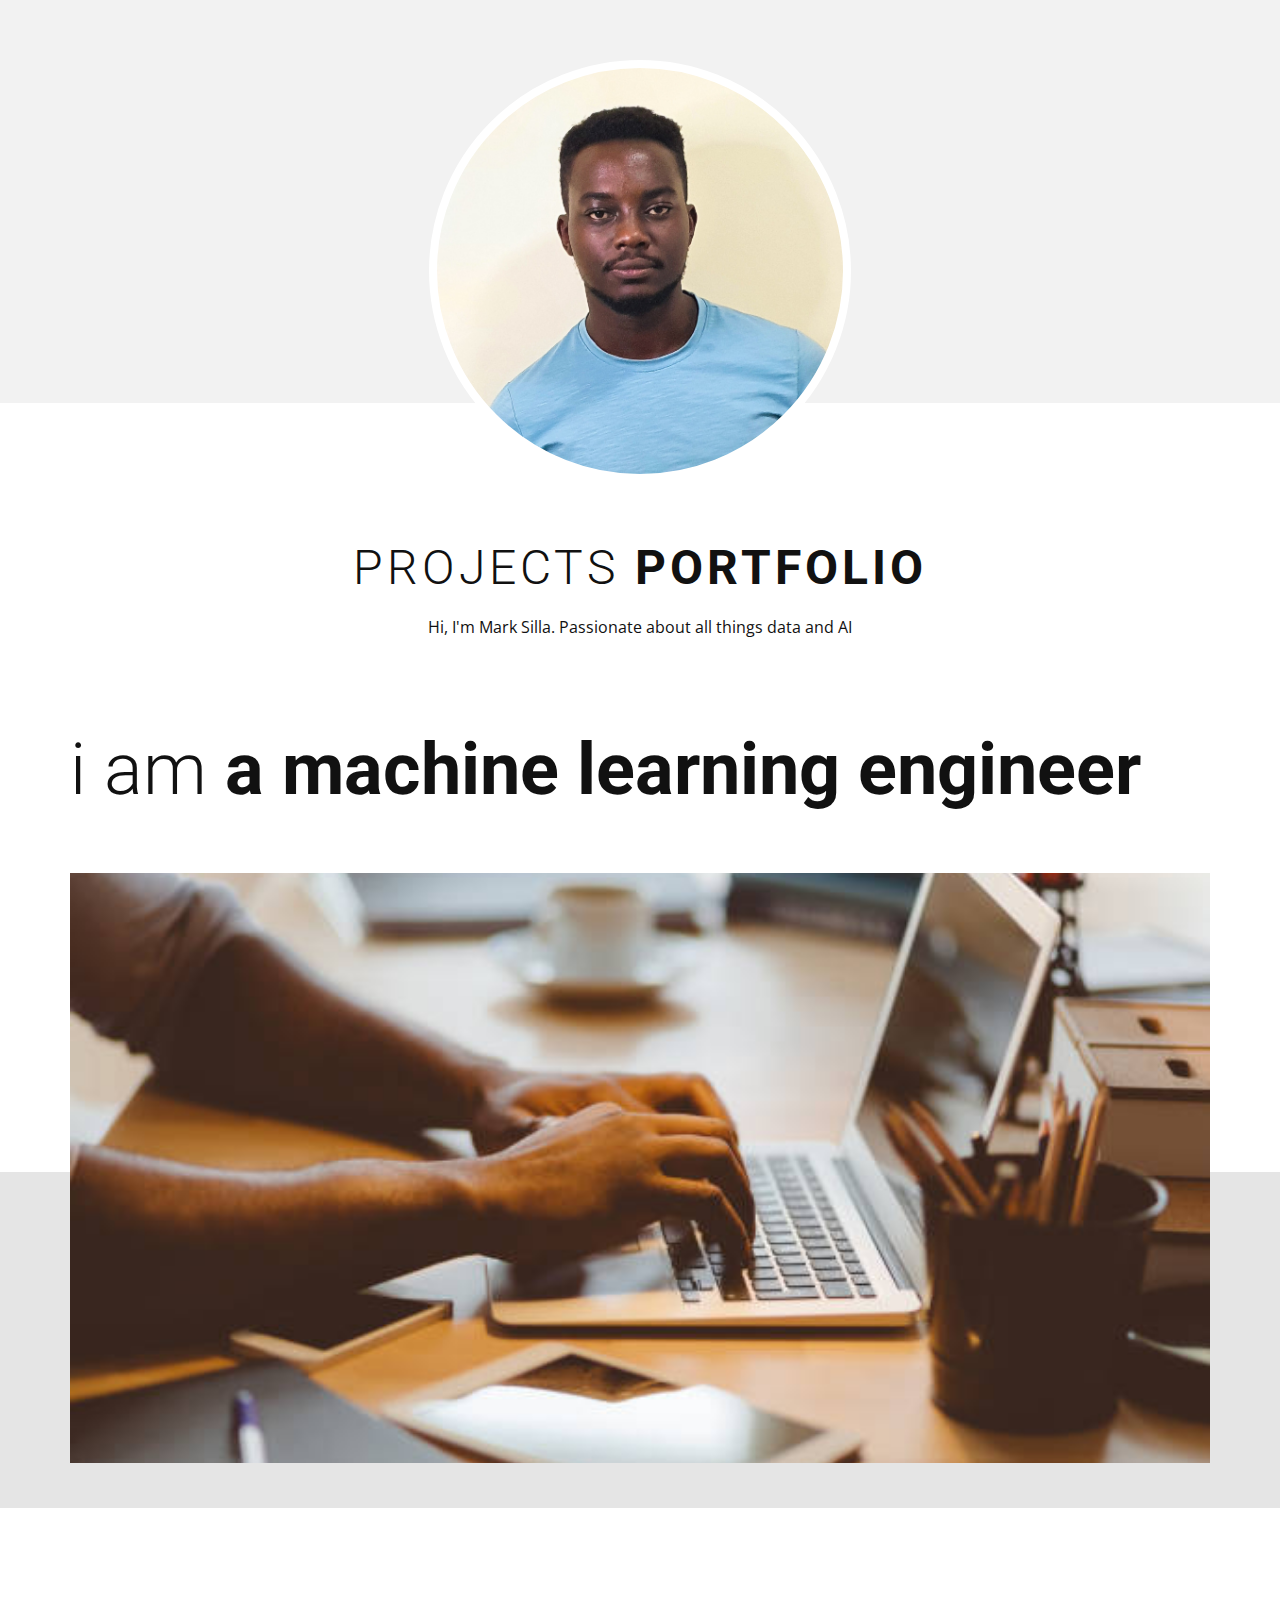
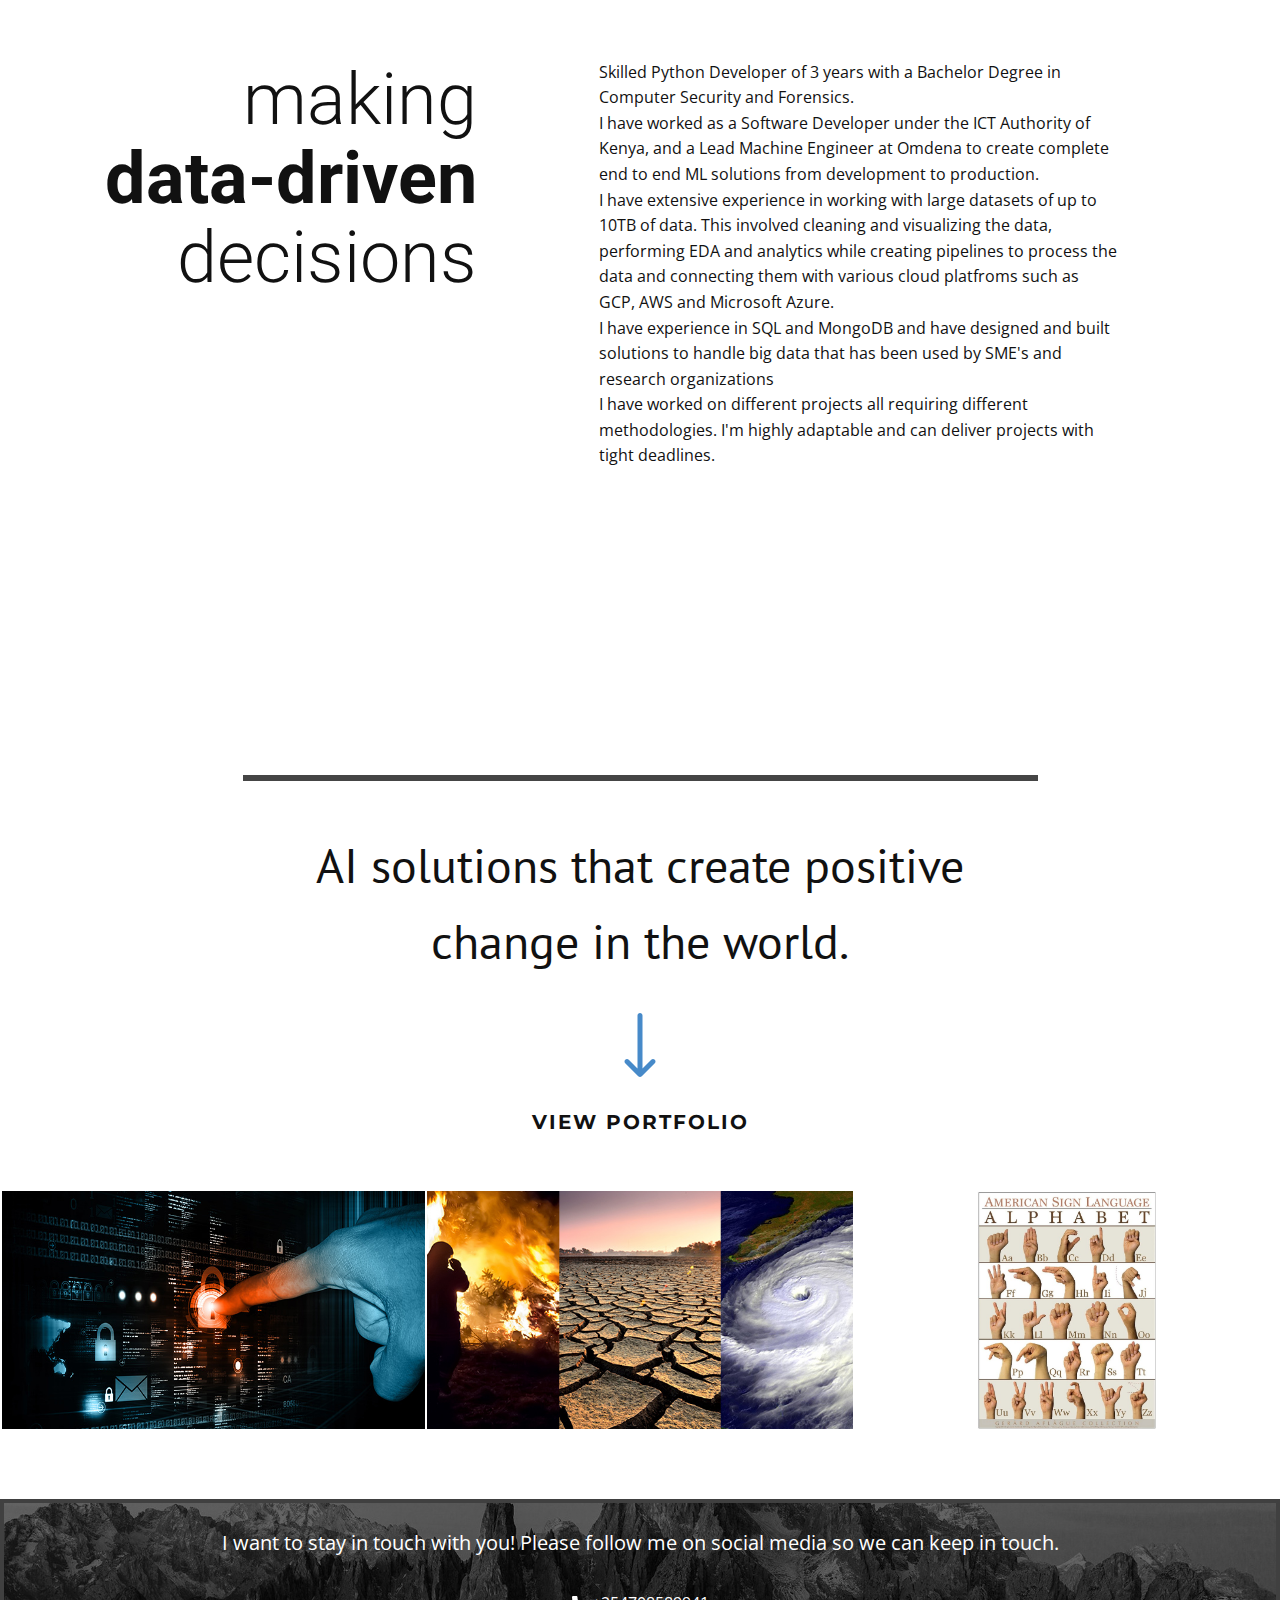
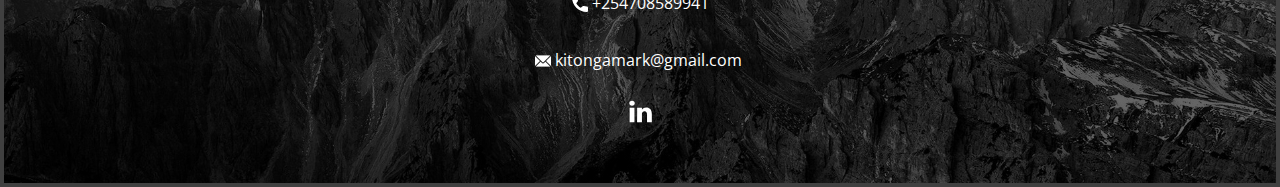
<file: index.html>
<!DOCTYPE html>
<html style="font-size: 16px;" lang="en"><head>
    <meta name="viewport" content="width=device-width, initial-scale=1.0">
    <meta charset="utf-8">
    <meta name="keywords" content="PROJECTS&nbsp;Portfolio, i am a machine learning engineer, making data-drivendecisions, Creating AI solutions that create positive change in the world.">
    <meta name="description" content="">
    <title>Home</title>
    <link rel="stylesheet" href="nicepage.css" media="screen">
<link rel="stylesheet" href="Home.css" media="screen">
    <script class="u-script" type="text/javascript" src="jquery.js" defer=""></script>
    <script class="u-script" type="text/javascript" src="nicepage.js" defer=""></script>
    <meta name="generator" content="Nicepage 4.19.3, nicepage.com">
    <link id="u-theme-google-font" rel="stylesheet" href="https://fonts.googleapis.com/css?family=Roboto:100,100i,300,300i,400,400i,500,500i,700,700i,900,900i|Open+Sans:300,300i,400,400i,500,500i,600,600i,700,700i,800,800i">
    <link id="u-page-google-font" rel="stylesheet" href="https://fonts.googleapis.com/css?family=PT+Sans:400,400i,700,700i|Montserrat:100,100i,200,200i,300,300i,400,400i,500,500i,600,600i,700,700i,800,800i,900,900i">
    
    
    
    
    
    
    
    <script type="application/ld+json">{
		"@context": "http://schema.org",
		"@type": "Organization",
		"name": ""
}</script>
    <meta name="theme-color" content="#478ac9">
    <meta property="og:title" content="Home">
    <meta property="og:type" content="website">
  </head>
  <body data-home-page="Home.html" data-home-page-title="Home" class="u-body u-xl-mode" data-lang="en">
    <section class="u-align-center u-clearfix u-valign-middle u-section-1" id="carousel_4df6">
      <div class="u-expanded-width u-grey-5 u-shape u-shape-rectangle u-shape-1"></div>
      <div alt="" class="u-border-8 u-border-white u-image u-image-circle u-image-1" data-image-width="1718" data-image-height="1940"></div>
      <h2 class="u-text u-text-1">PROJECTS&nbsp;<b>Portfolio</b>
      </h2>
      <p class="u-text u-text-2">Hi, I'm Mark Silla. Passionate about all things data and AI</p>
    </section>
    <section class="u-clearfix u-grey-10 u-section-2" id="carousel_f383">
      <div class="u-expanded-width u-shape u-shape-rectangle u-white u-shape-1"></div>
      <div class="u-clearfix u-gutter-50 u-layout-wrap u-layout-wrap-1">
        <div class="u-layout">
          <div class="u-layout-row">
            <div class="u-container-style u-layout-cell u-left-cell u-size-60 u-layout-cell-1">
              <div class="u-container-layout u-valign-top u-container-layout-1">
                <h2 class="u-align-left u-text u-text-1">i am <b>a machine learning engineer</b>
                </h2>
                <img src="images/istockphoto-670543770-612x612.jpg" alt="" class="u-expanded-width u-image u-image-default u-image-1" data-image-width="612" data-image-height="408">
              </div>
            </div>
          </div>
        </div>
      </div>
    </section>
    <section class="u-clearfix u-white u-section-3" id="carousel_7021">
      <div class="u-clearfix u-sheet u-sheet-1">
        <div class="u-clearfix u-expanded-width u-layout-wrap u-layout-wrap-1">
          <div class="u-layout">
            <div class="u-layout-row">
              <div class="u-align-right u-container-style u-layout-cell u-size-23 u-layout-cell-1">
                <div class="u-container-layout u-container-layout-1">
                  <h1 class="u-text u-text-1">making <span style="font-weight: 700;">data-driven</span>
                    <br>decisions
                  </h1>
                </div>
              </div>
              <div class="u-container-style u-layout-cell u-size-37 u-layout-cell-2">
                <div class="u-container-layout u-container-layout-2">
                  <p class="u-text u-text-2">Skilled Python Developer of 3 years with a Bachelor Degree in Computer Security and Forensics.<br>I have worked as a Software Developer under the ICT Authority of Kenya, and a Lead Machine Engineer at Omdena to create complete end to end ML solutions from development to production.<br>I have extensive experience in working with large datasets of up to 10TB of data. This involved cleaning and visualizing the data, performing EDA and analytics while creating pipelines to process the data and connecting them with various cloud platfroms such as GCP, AWS and Microsoft Azure.&nbsp;<br>I have experience in SQL and MongoDB and have designed and built solutions to handle big data that has been used by SME's and research organizations<br>I have worked on different projects all requiring different methodologies. I'm highly adaptable and can deliver projects with tight deadlines.<br>
                  </p>
                </div>
              </div>
            </div>
          </div>
        </div>
      </div>
    </section>
    <section class="u-clearfix u-section-4" id="carousel_d3af">
      <div class="u-clearfix u-sheet u-sheet-1">
        <div class="u-border-6 u-border-grey-dark-1 u-line u-line-horizontal u-line-1"></div>
        <h2 class="u-align-center u-custom-font u-font-pt-sans u-text u-text-1">AI solutions that create positive change in the world.</h2><span class="u-icon u-icon-circle u-text-palette-1-base u-icon-1"><svg class="u-svg-link" preserveAspectRatio="xMidYMin slice" viewBox="0 0 512 512" style=""><use xmlns:xlink="http://www.w3.org/1999/xlink" xlink:href="#svg-703d"></use></svg><svg class="u-svg-content" viewBox="0 0 512 512" x="0px" y="0px" id="svg-703d" style="enable-background:new 0 0 512 512;"><g><g><path d="M374.108,373.328c-7.829-7.792-20.492-7.762-28.284,0.067L276,443.557V20c0-11.046-8.954-20-20-20    c-11.046,0-20,8.954-20,20v423.558l-69.824-70.164c-7.792-7.829-20.455-7.859-28.284-0.067c-7.83,7.793-7.859,20.456-0.068,28.285    l104,104.504c0.006,0.007,0.013,0.012,0.019,0.018c7.792,7.809,20.496,7.834,28.314,0.001c0.006-0.007,0.013-0.012,0.019-0.018    l104-104.504C381.966,393.785,381.939,381.121,374.108,373.328z"></path>
</g>
</g></svg></span>
        <h5 class="u-align-center u-custom-font u-font-montserrat u-text u-text-2">view portfolio</h5>
      </div>
    </section>
    <section class="u-align-center u-clearfix u-white u-section-5" id="carousel_ddc5">
      <div class="u-expanded-width u-gallery u-layout-grid u-lightbox u-show-text-on-hover u-gallery-1">
        <div class="u-gallery-inner u-gallery-inner-1">
          <div class="u-effect-fade u-gallery-item" data-href="https://github.com/Markorito/DETECTING-DDOS-ATTACKS-USING-MACHINE-LEARNING" data-target="_blank">
            <div class="u-back-slide" data-image-width="710" data-image-height="400">
              <img class="u-back-image u-expanded u-image-contain" src="images/malware-img-20.jpg" alt="DDOS DETECTION SYSTEM">
            </div>
            <div class="u-over-slide u-shading u-valign-middle u-over-slide-1">
              <h3 class="u-gallery-heading" style="text-transform: uppercase;">DDOS DETECTION SYSTEM</h3>
              <p class="u-gallery-text"></p>
            </div>
          </div>
          <div class="u-effect-fade u-gallery-item" data-href="https://github.com/Markorito/Weo-Water--NLP-Project" data-target="_blank">
            <div class="u-back-slide" data-image-width="711" data-image-height="350">
              <img class="u-back-image u-expanded" src="images/1191_1320_effects-image.jpg" alt="WEO WATER DISASTER RESPONSE SYSTEM">
            </div>
            <div class="u-over-slide u-shading u-valign-middle u-over-slide-2">
              <h3 class="u-gallery-heading" style="text-transform: uppercase;">WEO WATER DISASTER RESPONSE SYSTEM</h3>
              <p class="u-gallery-text"></p>
            </div>
          </div>
          <div class="u-effect-fade u-gallery-item" data-href="https://github.com/Markorito/Sign-Language" data-target="_blank">
            <div class="u-back-slide" data-image-width="607" data-image-height="805">
              <img class="u-back-image u-expanded u-image-contain" src="images/ASL_Alphabet.jpg" alt="SIGN LANGUAGE CLASSIFICATION SYSTEM">
            </div>
            <div class="u-over-slide u-shading u-valign-middle u-over-slide-3">
              <h3 class="u-gallery-heading" style="text-transform: uppercase;">SIGN LANGUAGE CLASSIFICATION SYSTEM</h3>
              <p class="u-gallery-text"></p>
            </div>
          </div>
        </div>
      </div>
    </section>
    <section class="u-align-center u-border-4 u-border-grey-75 u-clearfix u-image u-shading u-section-6" data-image-width="1980" data-image-height="806" id="carousel_3681">
      <div class="u-clearfix u-sheet u-sheet-1">
        <p class="u-align-center u-large-text u-text u-text-variant u-text-1">I want to stay in touch with&nbsp;you!&nbsp;Please follow me on&nbsp;social media&nbsp;so we can keep in touch.<br>
          <br>
        </p>
        <a href="https://wa.me/254708589941" class="u-active-none u-align-center u-bottom-left-radius-0 u-bottom-right-radius-0 u-btn u-btn-rectangle u-button-style u-hover-none u-none u-radius-0 u-top-left-radius-0 u-top-right-radius-0 u-btn-1"><span class="u-icon"><svg class="u-svg-content" viewBox="0 0 405.333 405.333" x="0px" y="0px" style="width: 1em; height: 1em;"><path d="M373.333,266.88c-25.003,0-49.493-3.904-72.704-11.563c-11.328-3.904-24.192-0.896-31.637,6.699l-46.016,34.752    c-52.8-28.181-86.592-61.952-114.389-114.368l33.813-44.928c8.512-8.512,11.563-20.971,7.915-32.64    C142.592,81.472,138.667,56.96,138.667,32c0-17.643-14.357-32-32-32H32C14.357,0,0,14.357,0,32    c0,205.845,167.488,373.333,373.333,373.333c17.643,0,32-14.357,32-32V298.88C405.333,281.237,390.976,266.88,373.333,266.88z"></path></svg><img></span>&nbsp;+254708589941
        </a>
        <p class="u-align-center u-text u-text-2"><span class="u-file-icon u-icon u-text-white u-icon-2"><img src="images/542689-e094886c.png" alt=""></span>&nbsp;kitongamark@gmail.com&nbsp; 
        </p>
        <div class="u-social-icons u-spacing-20 u-social-icons-1">
          <a class="u-social-url" target="_blank" href="https://www.linkedin.com/in/mark-silla-39122b191/" title="LinkedIN"><span class="u-icon u-icon-circle u-social-icon u-social-linkedin u-icon-3"><svg class="u-svg-link" preserveAspectRatio="xMidYMin slice" viewBox="0 0 112 112" style=""><use xmlns:xlink="http://www.w3.org/1999/xlink" xlink:href="#svg-f2b5"></use></svg><svg xmlns="http://www.w3.org/2000/svg" xmlns:xlink="http://www.w3.org/1999/xlink" version="1.1" xml:space="preserve" class="u-svg-content" viewBox="0 0 112 112" x="0px" y="0px" id="svg-f2b5"><path d="M33.8,96.8H14.5v-58h19.3V96.8z M24.1,30.9L24.1,30.9c-6.6,0-10.8-4.5-10.8-10.1c0-5.8,4.3-10.1,10.9-10.1 S34.9,15,35.1,20.8C35.1,26.4,30.8,30.9,24.1,30.9z M103.3,96.8H84.1v-31c0-7.8-2.7-13.1-9.8-13.1c-5.3,0-8.5,3.6-9.9,7.1 c-0.6,1.3-0.6,3-0.6,4.8V97H44.5c0,0,0.3-52.6,0-58h19.3v8.2c2.6-3.9,7.2-9.6,17.4-9.6c12.7,0,22.2,8.4,22.2,26.1V96.8z"></path></svg>
          
          
        </span>
          </a>
        </div>
      </div>
    </section>
 
</body></html>
</file>
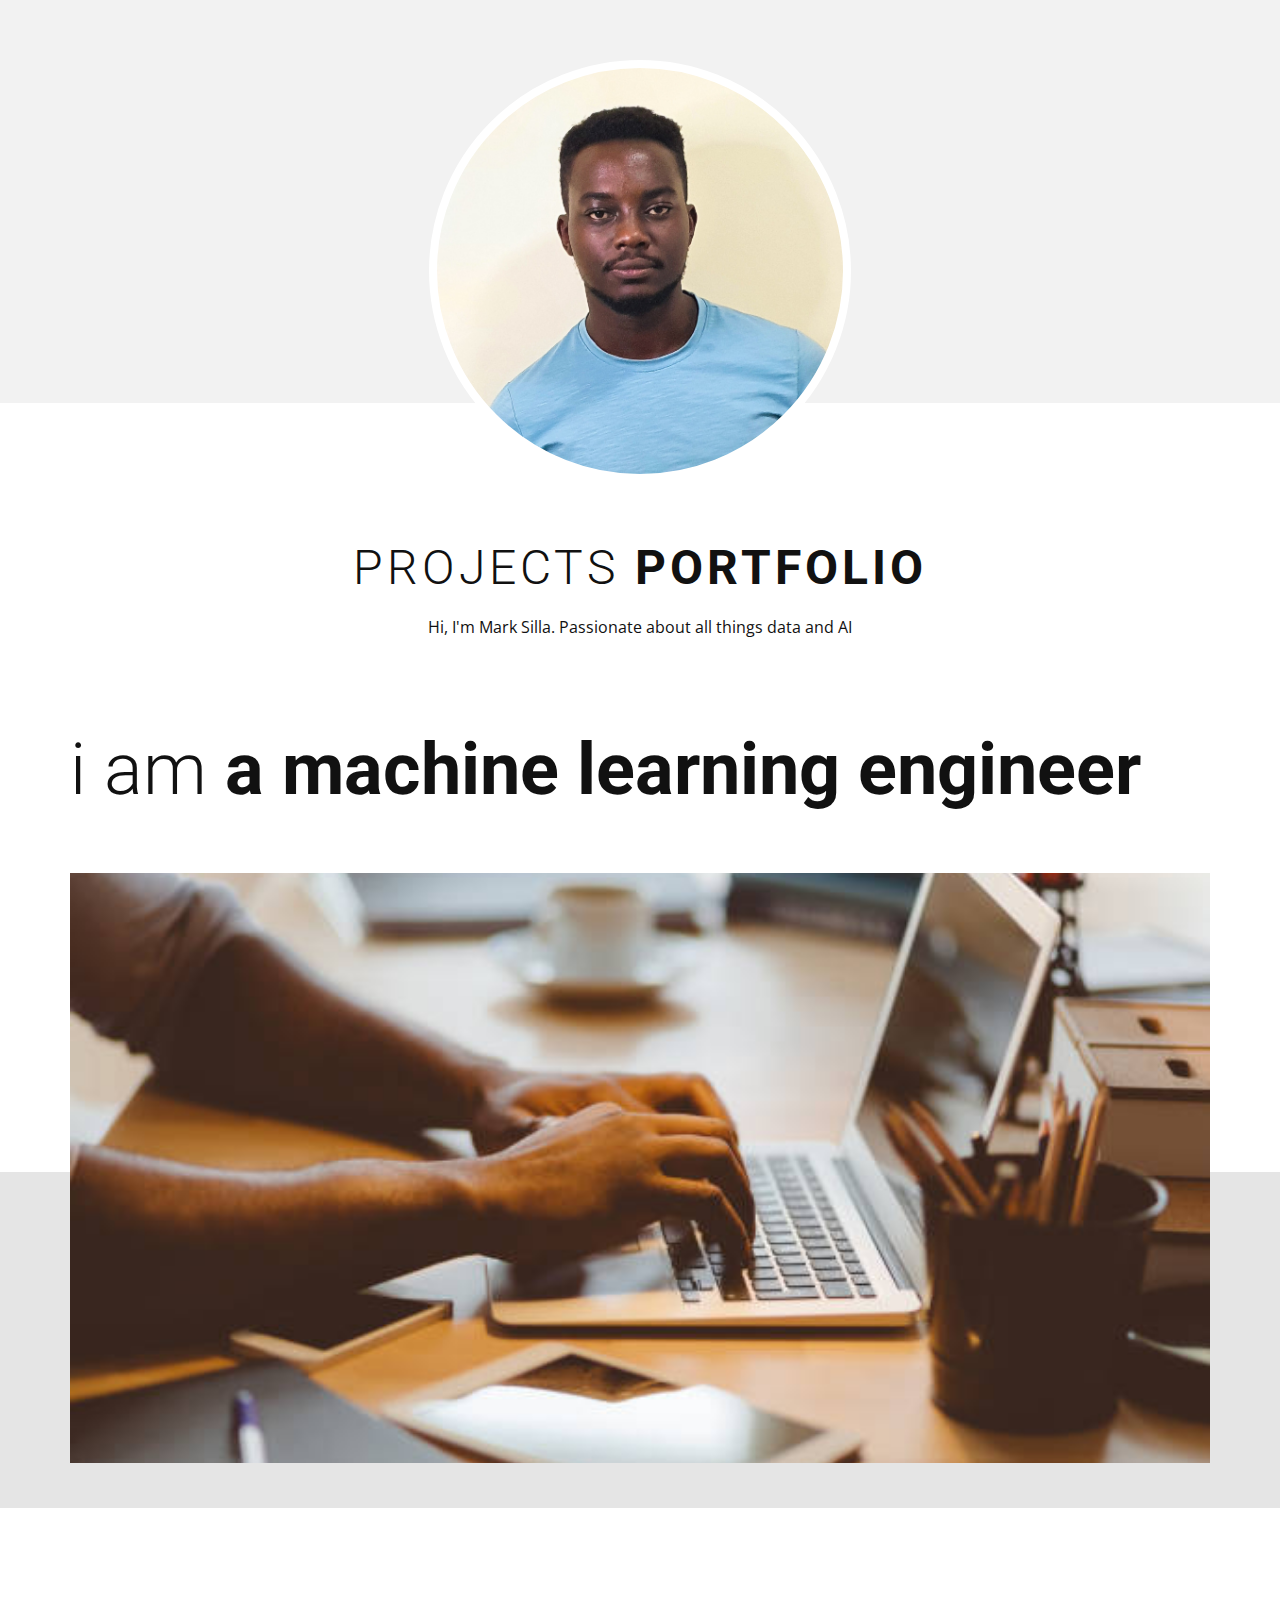
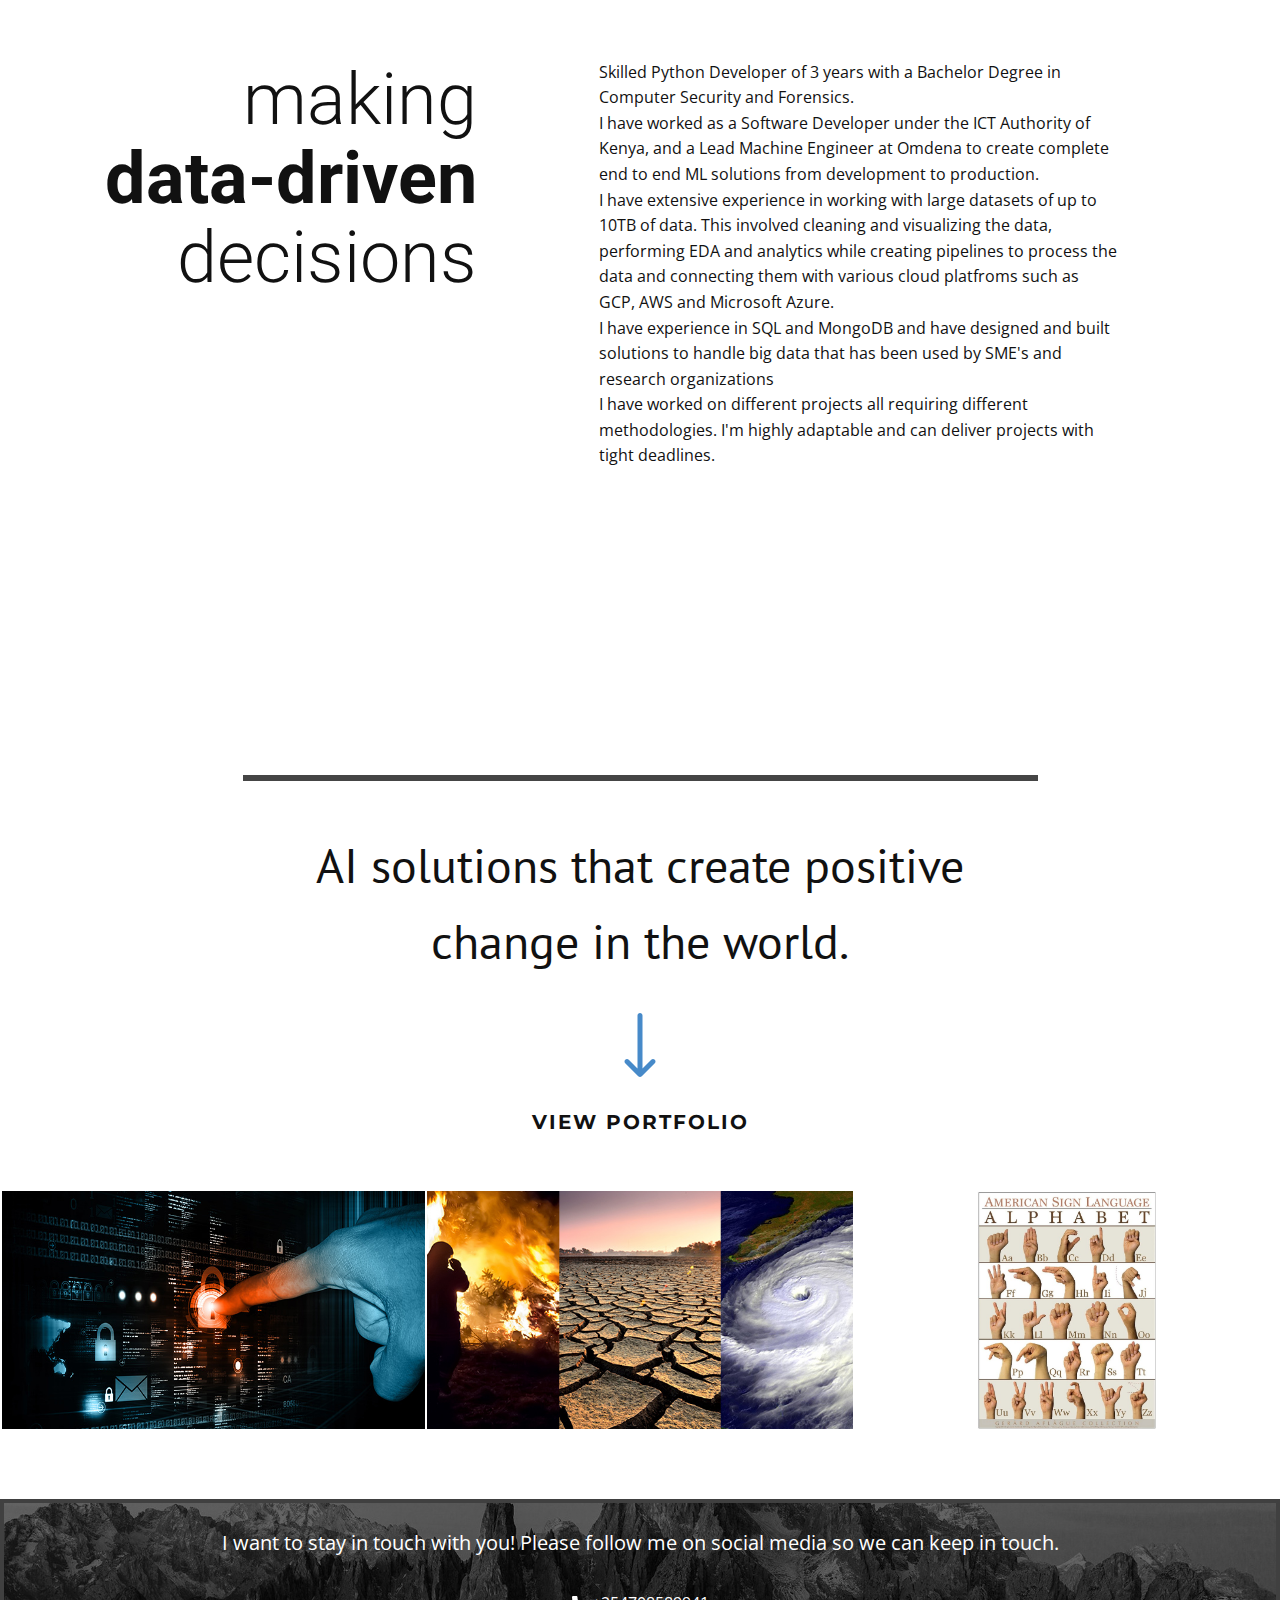
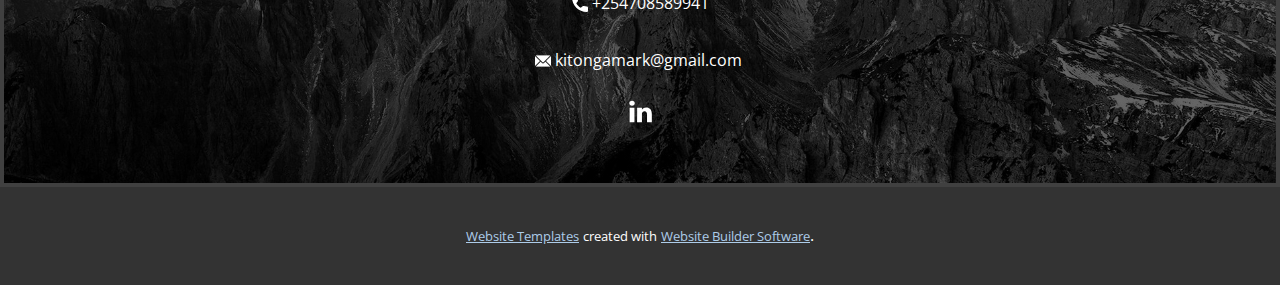
<file: Home.html>
<!DOCTYPE html>
<html style="font-size: 16px;" lang="en"><head>
    <meta name="viewport" content="width=device-width, initial-scale=1.0">
    <meta charset="utf-8">
    <meta name="keywords" content="PROJECTS&nbsp;Portfolio, i am a machine learning engineer, making data-drivendecisions, Creating AI solutions that create positive change in the world.">
    <meta name="description" content="">
    <title>Home</title>
    <link rel="stylesheet" href="nicepage.css" media="screen">
<link rel="stylesheet" href="Home.css" media="screen">
    <script class="u-script" type="text/javascript" src="jquery.js" defer=""></script>
    <script class="u-script" type="text/javascript" src="nicepage.js" defer=""></script>
    <meta name="generator" content="Nicepage 4.19.3, nicepage.com">
    <link id="u-theme-google-font" rel="stylesheet" href="https://fonts.googleapis.com/css?family=Roboto:100,100i,300,300i,400,400i,500,500i,700,700i,900,900i|Open+Sans:300,300i,400,400i,500,500i,600,600i,700,700i,800,800i">
    <link id="u-page-google-font" rel="stylesheet" href="https://fonts.googleapis.com/css?family=PT+Sans:400,400i,700,700i|Montserrat:100,100i,200,200i,300,300i,400,400i,500,500i,600,600i,700,700i,800,800i,900,900i">
    
    
    
    
    
    
    
    <script type="application/ld+json">{
		"@context": "http://schema.org",
		"@type": "Organization",
		"name": ""
}</script>
    <meta name="theme-color" content="#478ac9">
    <meta property="og:title" content="Home">
    <meta property="og:type" content="website">
  </head>
  <body class="u-body u-xl-mode" data-lang="en">
    <section class="u-align-center u-clearfix u-valign-middle u-section-1" id="carousel_4df6">
      <div class="u-expanded-width u-grey-5 u-shape u-shape-rectangle u-shape-1"></div>
      <div alt="" class="u-border-8 u-border-white u-image u-image-circle u-image-1" data-image-width="1718" data-image-height="1940"></div>
      <h2 class="u-text u-text-1">PROJECTS&nbsp;<b>Portfolio</b>
      </h2>
      <p class="u-text u-text-2">Hi, I'm Mark Silla. Passionate about all things data and AI</p>
    </section>
    <section class="u-clearfix u-grey-10 u-section-2" id="carousel_f383">
      <div class="u-expanded-width u-shape u-shape-rectangle u-white u-shape-1"></div>
      <div class="u-clearfix u-gutter-50 u-layout-wrap u-layout-wrap-1">
        <div class="u-layout">
          <div class="u-layout-row">
            <div class="u-container-style u-layout-cell u-left-cell u-size-60 u-layout-cell-1">
              <div class="u-container-layout u-valign-top u-container-layout-1">
                <h2 class="u-align-left u-text u-text-1">i am <b>a machine learning engineer</b>
                </h2>
                <img src="images/istockphoto-670543770-612x612.jpg" alt="" class="u-expanded-width u-image u-image-default u-image-1" data-image-width="612" data-image-height="408">
              </div>
            </div>
          </div>
        </div>
      </div>
    </section>
    <section class="u-clearfix u-white u-section-3" id="carousel_7021">
      <div class="u-clearfix u-sheet u-sheet-1">
        <div class="u-clearfix u-expanded-width u-layout-wrap u-layout-wrap-1">
          <div class="u-layout">
            <div class="u-layout-row">
              <div class="u-align-right u-container-style u-layout-cell u-size-23 u-layout-cell-1">
                <div class="u-container-layout u-container-layout-1">
                  <h1 class="u-text u-text-1">making <span style="font-weight: 700;">data-driven</span>
                    <br>decisions
                  </h1>
                </div>
              </div>
              <div class="u-container-style u-layout-cell u-size-37 u-layout-cell-2">
                <div class="u-container-layout u-container-layout-2">
                  <p class="u-text u-text-2">Skilled Python Developer of 3 years with a Bachelor Degree in Computer Security and Forensics.<br>I have worked as a Software Developer under the ICT Authority of Kenya, and a Lead Machine Engineer at Omdena to create complete end to end ML solutions from development to production.<br>I have extensive experience in working with large datasets of up to 10TB of data. This involved cleaning and visualizing the data, performing EDA and analytics while creating pipelines to process the data and connecting them with various cloud platfroms such as GCP, AWS and Microsoft Azure.&nbsp;<br>I have experience in SQL and MongoDB and have designed and built solutions to handle big data that has been used by SME's and research organizations<br>I have worked on different projects all requiring different methodologies. I'm highly adaptable and can deliver projects with tight deadlines.<br>
                  </p>
                </div>
              </div>
            </div>
          </div>
        </div>
      </div>
    </section>
    <section class="u-clearfix u-section-4" id="carousel_d3af">
      <div class="u-clearfix u-sheet u-sheet-1">
        <div class="u-border-6 u-border-grey-dark-1 u-line u-line-horizontal u-line-1"></div>
        <h2 class="u-align-center u-custom-font u-font-pt-sans u-text u-text-1">AI solutions that create positive change in the world.</h2><span class="u-icon u-icon-circle u-text-palette-1-base u-icon-1"><svg class="u-svg-link" preserveAspectRatio="xMidYMin slice" viewBox="0 0 512 512" style=""><use xmlns:xlink="http://www.w3.org/1999/xlink" xlink:href="#svg-703d"></use></svg><svg class="u-svg-content" viewBox="0 0 512 512" x="0px" y="0px" id="svg-703d" style="enable-background:new 0 0 512 512;"><g><g><path d="M374.108,373.328c-7.829-7.792-20.492-7.762-28.284,0.067L276,443.557V20c0-11.046-8.954-20-20-20    c-11.046,0-20,8.954-20,20v423.558l-69.824-70.164c-7.792-7.829-20.455-7.859-28.284-0.067c-7.83,7.793-7.859,20.456-0.068,28.285    l104,104.504c0.006,0.007,0.013,0.012,0.019,0.018c7.792,7.809,20.496,7.834,28.314,0.001c0.006-0.007,0.013-0.012,0.019-0.018    l104-104.504C381.966,393.785,381.939,381.121,374.108,373.328z"></path>
</g>
</g></svg></span>
        <h5 class="u-align-center u-custom-font u-font-montserrat u-text u-text-2">view portfolio</h5>
      </div>
    </section>
    <section class="u-align-center u-clearfix u-white u-section-5" id="carousel_ddc5">
      <div class="u-expanded-width u-gallery u-layout-grid u-lightbox u-show-text-on-hover u-gallery-1">
        <div class="u-gallery-inner u-gallery-inner-1">
          <div class="u-effect-fade u-gallery-item" data-href="https://github.com/Markorito/DETECTING-DDOS-ATTACKS-USING-MACHINE-LEARNING" data-target="_blank">
            <div class="u-back-slide" data-image-width="710" data-image-height="400">
              <img class="u-back-image u-expanded u-image-contain" src="images/malware-img-20.jpg" alt="DDOS DETECTION SYSTEM">
            </div>
            <div class="u-over-slide u-shading u-valign-middle u-over-slide-1">
              <h3 class="u-gallery-heading" style="text-transform: uppercase;">DDOS DETECTION SYSTEM</h3>
              <p class="u-gallery-text"></p>
            </div>
          </div>
          <div class="u-effect-fade u-gallery-item" data-href="https://github.com/Markorito/Weo-Water--NLP-Project" data-target="_blank">
            <div class="u-back-slide" data-image-width="711" data-image-height="350">
              <img class="u-back-image u-expanded" src="images/1191_1320_effects-image.jpg" alt="WEO WATER DISASTER RESPONSE SYSTEM">
            </div>
            <div class="u-over-slide u-shading u-valign-middle u-over-slide-2">
              <h3 class="u-gallery-heading" style="text-transform: uppercase;">WEO WATER DISASTER RESPONSE SYSTEM</h3>
              <p class="u-gallery-text"></p>
            </div>
          </div>
          <div class="u-effect-fade u-gallery-item" data-href="https://github.com/Markorito/Sign-Language" data-target="_blank">
            <div class="u-back-slide" data-image-width="607" data-image-height="805">
              <img class="u-back-image u-expanded u-image-contain" src="images/ASL_Alphabet.jpg" alt="SIGN LANGUAGE CLASSIFICATION SYSTEM">
            </div>
            <div class="u-over-slide u-shading u-valign-middle u-over-slide-3">
              <h3 class="u-gallery-heading" style="text-transform: uppercase;">SIGN LANGUAGE CLASSIFICATION SYSTEM</h3>
              <p class="u-gallery-text"></p>
            </div>
          </div>
        </div>
      </div>
    </section>
    <section class="u-align-center u-border-4 u-border-grey-75 u-clearfix u-image u-shading u-section-6" data-image-width="1980" data-image-height="806" id="carousel_3681">
      <div class="u-clearfix u-sheet u-sheet-1">
        <p class="u-align-center u-large-text u-text u-text-variant u-text-1">I want to stay in touch with&nbsp;you!&nbsp;Please follow me on&nbsp;social media&nbsp;so we can keep in touch.<br>
          <br>
        </p>
        <a href="https://nicepage.com/wordpress-themes" class="u-active-none u-align-center u-bottom-left-radius-0 u-bottom-right-radius-0 u-btn u-btn-rectangle u-button-style u-hover-none u-none u-radius-0 u-top-left-radius-0 u-top-right-radius-0 u-btn-1"><span class="u-icon"><svg class="u-svg-content" viewBox="0 0 405.333 405.333" x="0px" y="0px" style="width: 1em; height: 1em;"><path d="M373.333,266.88c-25.003,0-49.493-3.904-72.704-11.563c-11.328-3.904-24.192-0.896-31.637,6.699l-46.016,34.752    c-52.8-28.181-86.592-61.952-114.389-114.368l33.813-44.928c8.512-8.512,11.563-20.971,7.915-32.64    C142.592,81.472,138.667,56.96,138.667,32c0-17.643-14.357-32-32-32H32C14.357,0,0,14.357,0,32    c0,205.845,167.488,373.333,373.333,373.333c17.643,0,32-14.357,32-32V298.88C405.333,281.237,390.976,266.88,373.333,266.88z"></path></svg><img></span>&nbsp;+254708589941
        </a>
        <p class="u-align-center u-text u-text-2"><span class="u-file-icon u-icon u-text-white u-icon-2"><img src="images/542689-e094886c.png" alt=""></span>&nbsp;kitongamark@gmail.com&nbsp; 
        </p>
        <div class="u-social-icons u-spacing-20 u-social-icons-1">
          <a class="u-social-url" target="_blank" href="https://www.linkedin.com/in/mark-silla-39122b191/" title="LinkedIN"><span class="u-icon u-icon-circle u-social-icon u-social-linkedin u-icon-3"><svg class="u-svg-link" preserveAspectRatio="xMidYMin slice" viewBox="0 0 112 112" style=""><use xmlns:xlink="http://www.w3.org/1999/xlink" xlink:href="#svg-f2b5"></use></svg><svg xmlns="http://www.w3.org/2000/svg" xmlns:xlink="http://www.w3.org/1999/xlink" version="1.1" xml:space="preserve" class="u-svg-content" viewBox="0 0 112 112" x="0px" y="0px" id="svg-f2b5"><path d="M33.8,96.8H14.5v-58h19.3V96.8z M24.1,30.9L24.1,30.9c-6.6,0-10.8-4.5-10.8-10.1c0-5.8,4.3-10.1,10.9-10.1 S34.9,15,35.1,20.8C35.1,26.4,30.8,30.9,24.1,30.9z M103.3,96.8H84.1v-31c0-7.8-2.7-13.1-9.8-13.1c-5.3,0-8.5,3.6-9.9,7.1 c-0.6,1.3-0.6,3-0.6,4.8V97H44.5c0,0,0.3-52.6,0-58h19.3v8.2c2.6-3.9,7.2-9.6,17.4-9.6c12.7,0,22.2,8.4,22.2,26.1V96.8z"></path></svg>
          
          
        </span>
          </a>
        </div>
      </div>
    </section>
    
    
    
    <section class="u-backlink u-clearfix u-grey-80">
      <a class="u-link" href="https://nicepage.com/website-templates" target="_blank">
        <span>Website Templates</span>
      </a>
      <p class="u-text">
        <span>created with</span>
      </p>
      <a class="u-link" href="" target="_blank">
        <span>Website Builder Software</span>
      </a>. 
    </section>
  
</body></html>
</file>
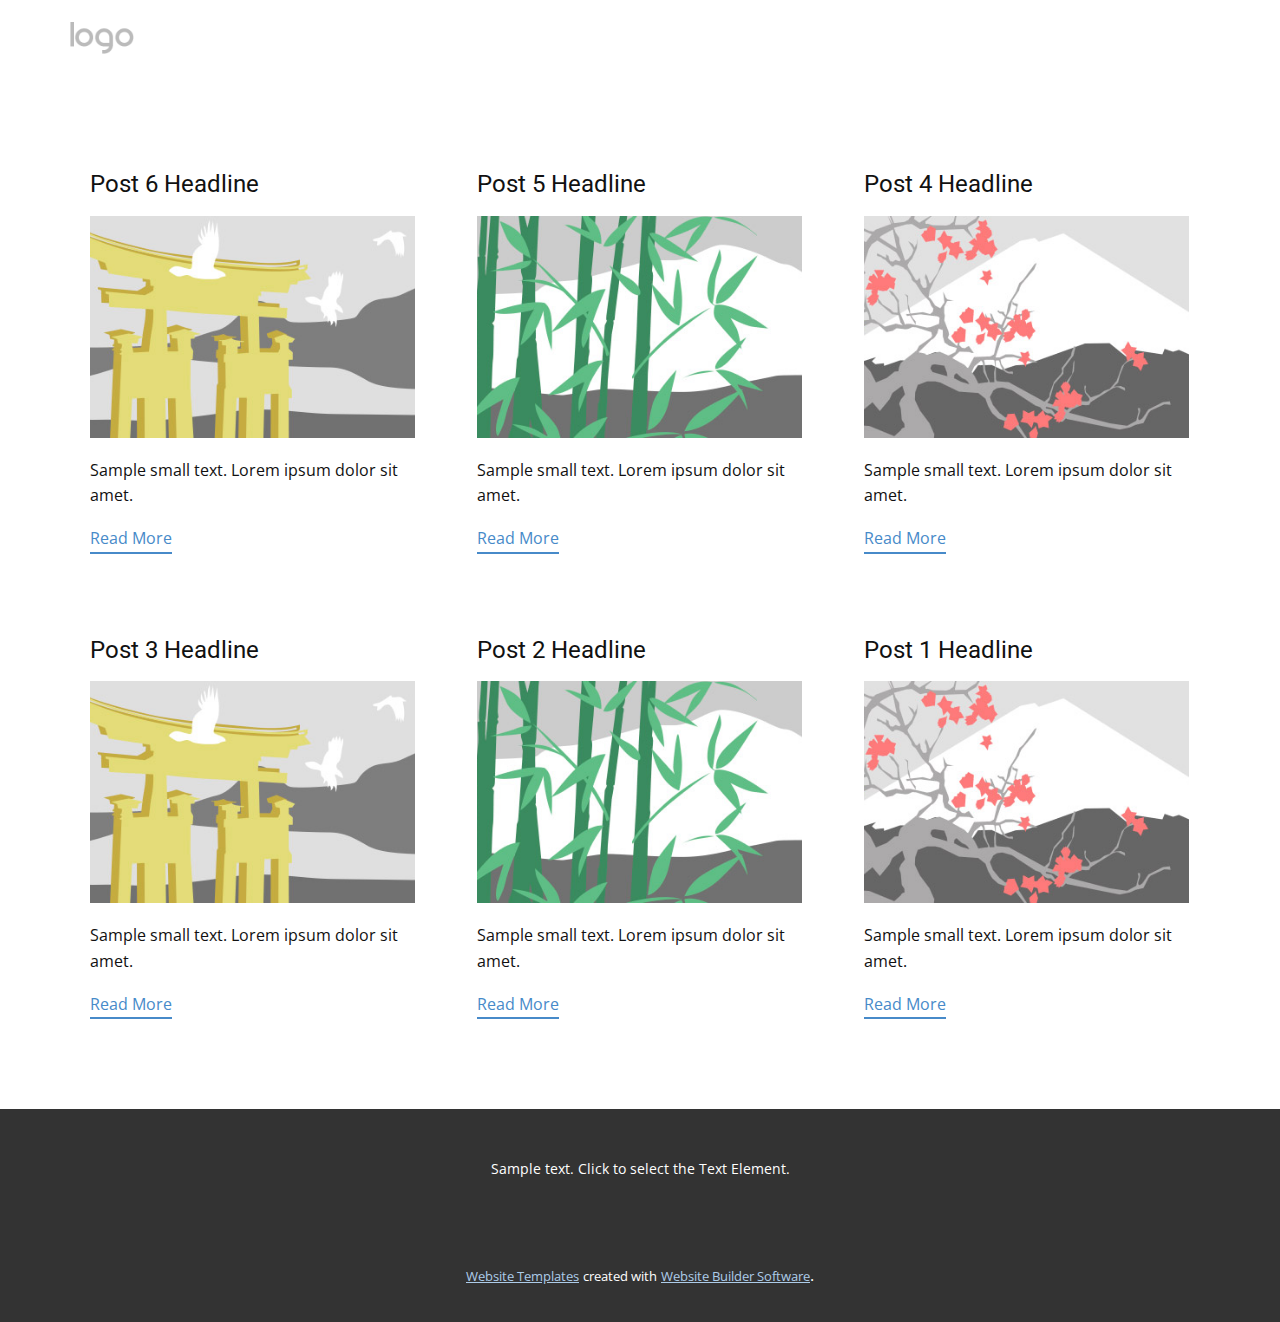
<file: blog/blog.html>
<html style="font-size: 16px;" lang="en"><head>
    <meta name="viewport" content="width=device-width, initial-scale=1.0">
    <meta charset="utf-8">
    <meta name="keywords" content="">
    <meta name="description" content="">
    <title>Blog Template</title>
    <link rel="stylesheet" href="../nicepage.css" media="screen">
<link rel="stylesheet" href="../Blog-Template.css" media="screen">
    <script class="u-script" type="text/javascript" src="../jquery.js" defer=""></script>
    <script class="u-script" type="text/javascript" src="../nicepage.js" defer=""></script>
    <meta name="generator" content="Nicepage 4.19.3, nicepage.com">
    <link id="u-theme-google-font" rel="stylesheet" href="https://fonts.googleapis.com/css?family=Roboto:100,100i,300,300i,400,400i,500,500i,700,700i,900,900i|Open+Sans:300,300i,400,400i,500,500i,600,600i,700,700i,800,800i">
    
    
    <script type="application/ld+json">{
		"@context": "http://schema.org",
		"@type": "Organization",
		"name": "",
		"logo": "images/default-logo.png"
}</script>
    <meta name="theme-color" content="#478ac9">
  </head>
  <body class="u-body u-xl-mode" data-lang="en"><header class="u-clearfix u-header u-header" id="sec-77e8"><div class="u-clearfix u-sheet u-sheet-1">
        <a href="https://nicepage.com" class="u-image u-logo u-image-1">
          <img src="../images/default-logo.png" class="u-logo-image u-logo-image-1">
        </a>
      </div></header>
    <section class="u-clearfix u-section-1" id="sec-5f42">
      <div class="u-clearfix u-sheet u-valign-middle u-sheet-1"><!--blog--><!--blog_options_json--><!--{"type":"Recent","source":"","tags":"","count":""}--><!--/blog_options_json-->
        <div class="u-blog u-expanded-width u-repeater u-repeater-1"><!--blog_post-->
          <div class="u-blog-post u-container-style u-repeater-item u-white u-repeater-item-1">
            <div class="u-container-layout u-similar-container u-valign-top u-container-layout-1"><!--blog_post_header-->
              <h4 class="u-blog-control u-text u-text-1">
                <a class="u-post-header-link" href="../blog/post-5.html">Post 6 Headline</a>
              </h4><!--/blog_post_header--><!--blog_post_image-->
              <a class="u-post-header-link" href="../blog/post-5.html"><img alt="" class="u-blog-control u-expanded-width u-image u-image-default u-image-1" src="../images/8ad73f3c.jpeg"></a><!--/blog_post_image--><!--blog_post_content-->
              <div class="u-blog-control u-post-content u-text u-text-2 fr-view">Sample small text. Lorem ipsum dolor sit amet.</div><!--/blog_post_content--><!--blog_post_readmore-->
              <a href="../blog/post-5.html" class="u-blog-control u-border-2 u-border-palette-1-base u-btn u-btn-rectangle u-button-style u-none u-btn-1"><!--blog_post_readmore_content--><!--options_json--><!--{"content":"","defaultValue":"Read More"}--><!--/options_json-->Read More<!--/blog_post_readmore_content--></a><!--/blog_post_readmore-->
            </div>
          </div><div class="u-blog-post u-container-style u-repeater-item u-video-cover u-white">
            <div class="u-container-layout u-similar-container u-valign-top u-container-layout-2"><!--blog_post_header-->
              <h4 class="u-blog-control u-text u-text-3">
                <a class="u-post-header-link" href="../blog/post-4.html">Post 5 Headline</a>
              </h4><!--/blog_post_header--><!--blog_post_image-->
              <a class="u-post-header-link" href="../blog/post-4.html"><img alt="" class="u-blog-control u-expanded-width u-image u-image-default u-image-2" src="../images/68f64b9d.jpeg"></a><!--/blog_post_image--><!--blog_post_content-->
              <div class="u-blog-control u-post-content u-text u-text-4 fr-view">Sample small text. Lorem ipsum dolor sit amet.</div><!--/blog_post_content--><!--blog_post_readmore-->
              <a href="../blog/post-4.html" class="u-blog-control u-border-2 u-border-palette-1-base u-btn u-btn-rectangle u-button-style u-none u-btn-2"><!--blog_post_readmore_content--><!--options_json--><!--{"content":"","defaultValue":"Read More"}--><!--/options_json-->Read More<!--/blog_post_readmore_content--></a><!--/blog_post_readmore-->
            </div>
          </div><div class="u-blog-post u-container-style u-repeater-item u-video-cover u-white">
            <div class="u-container-layout u-similar-container u-valign-top u-container-layout-3"><!--blog_post_header-->
              <h4 class="u-blog-control u-text u-text-5">
                <a class="u-post-header-link" href="../blog/post-3.html">Post 4 Headline</a>
              </h4><!--/blog_post_header--><!--blog_post_image-->
              <a class="u-post-header-link" href="../blog/post-3.html"><img alt="" class="u-blog-control u-expanded-width u-image u-image-default u-image-3" src="../images/0fd3416c.jpeg"></a><!--/blog_post_image--><!--blog_post_content-->
              <div class="u-blog-control u-post-content u-text u-text-6 fr-view">Sample small text. Lorem ipsum dolor sit amet.</div><!--/blog_post_content--><!--blog_post_readmore-->
              <a href="../blog/post-3.html" class="u-blog-control u-border-2 u-border-palette-1-base u-btn u-btn-rectangle u-button-style u-none u-btn-3"><!--blog_post_readmore_content--><!--options_json--><!--{"content":"","defaultValue":"Read More"}--><!--/options_json-->Read More<!--/blog_post_readmore_content--></a><!--/blog_post_readmore-->
            </div>
          </div><div class="u-blog-post u-container-style u-repeater-item u-white u-repeater-item-1">
            <div class="u-container-layout u-similar-container u-valign-top u-container-layout-1"><!--blog_post_header-->
              <h4 class="u-blog-control u-text u-text-1">
                <a class="u-post-header-link" href="../blog/post-2.html">Post 3 Headline</a>
              </h4><!--/blog_post_header--><!--blog_post_image-->
              <a class="u-post-header-link" href="../blog/post-2.html"><img alt="" class="u-blog-control u-expanded-width u-image u-image-default u-image-1" src="../images/8ad73f3c.jpeg"></a><!--/blog_post_image--><!--blog_post_content-->
              <div class="u-blog-control u-post-content u-text u-text-2 fr-view">Sample small text. Lorem ipsum dolor sit amet.</div><!--/blog_post_content--><!--blog_post_readmore-->
              <a href="../blog/post-2.html" class="u-blog-control u-border-2 u-border-palette-1-base u-btn u-btn-rectangle u-button-style u-none u-btn-1"><!--blog_post_readmore_content--><!--options_json--><!--{"content":"","defaultValue":"Read More"}--><!--/options_json-->Read More<!--/blog_post_readmore_content--></a><!--/blog_post_readmore-->
            </div>
          </div><div class="u-blog-post u-container-style u-repeater-item u-video-cover u-white">
            <div class="u-container-layout u-similar-container u-valign-top u-container-layout-2"><!--blog_post_header-->
              <h4 class="u-blog-control u-text u-text-3">
                <a class="u-post-header-link" href="../blog/post-1.html">Post 2 Headline</a>
              </h4><!--/blog_post_header--><!--blog_post_image-->
              <a class="u-post-header-link" href="../blog/post-1.html"><img alt="" class="u-blog-control u-expanded-width u-image u-image-default u-image-2" src="../images/68f64b9d.jpeg"></a><!--/blog_post_image--><!--blog_post_content-->
              <div class="u-blog-control u-post-content u-text u-text-4 fr-view">Sample small text. Lorem ipsum dolor sit amet.</div><!--/blog_post_content--><!--blog_post_readmore-->
              <a href="../blog/post-1.html" class="u-blog-control u-border-2 u-border-palette-1-base u-btn u-btn-rectangle u-button-style u-none u-btn-2"><!--blog_post_readmore_content--><!--options_json--><!--{"content":"","defaultValue":"Read More"}--><!--/options_json-->Read More<!--/blog_post_readmore_content--></a><!--/blog_post_readmore-->
            </div>
          </div><div class="u-blog-post u-container-style u-repeater-item u-video-cover u-white">
            <div class="u-container-layout u-similar-container u-valign-top u-container-layout-3"><!--blog_post_header-->
              <h4 class="u-blog-control u-text u-text-5">
                <a class="u-post-header-link" href="../blog/post.html">Post 1 Headline</a>
              </h4><!--/blog_post_header--><!--blog_post_image-->
              <a class="u-post-header-link" href="../blog/post.html"><img alt="" class="u-blog-control u-expanded-width u-image u-image-default u-image-3" src="../images/0fd3416c.jpeg"></a><!--/blog_post_image--><!--blog_post_content-->
              <div class="u-blog-control u-post-content u-text u-text-6 fr-view">Sample small text. Lorem ipsum dolor sit amet.</div><!--/blog_post_content--><!--blog_post_readmore-->
              <a href="../blog/post.html" class="u-blog-control u-border-2 u-border-palette-1-base u-btn u-btn-rectangle u-button-style u-none u-btn-3"><!--blog_post_readmore_content--><!--options_json--><!--{"content":"","defaultValue":"Read More"}--><!--/options_json-->Read More<!--/blog_post_readmore_content--></a><!--/blog_post_readmore-->
            </div>
          </div><!--/blog_post--><!--blog_post-->
          <!--/blog_post--><!--blog_post-->
          <!--/blog_post-->
        </div><!--/blog-->
      </div>
    </section>
    
    
    <footer class="u-align-center u-clearfix u-footer u-grey-80 u-footer" id="sec-7f94"><div class="u-clearfix u-sheet u-sheet-1">
        <p class="u-small-text u-text u-text-variant u-text-1">Sample text. Click to select the Text Element.</p>
      </div></footer>
    <section class="u-backlink u-clearfix u-grey-80">
      <a class="u-link" href="https://nicepage.com/website-templates" target="_blank">
        <span>Website Templates</span>
      </a>
      <p class="u-text">
        <span>created with</span>
      </p>
      <a class="u-link" href="" target="_blank">
        <span>Website Builder Software</span>
      </a>. 
    </section>
  
</body></html>
</file>
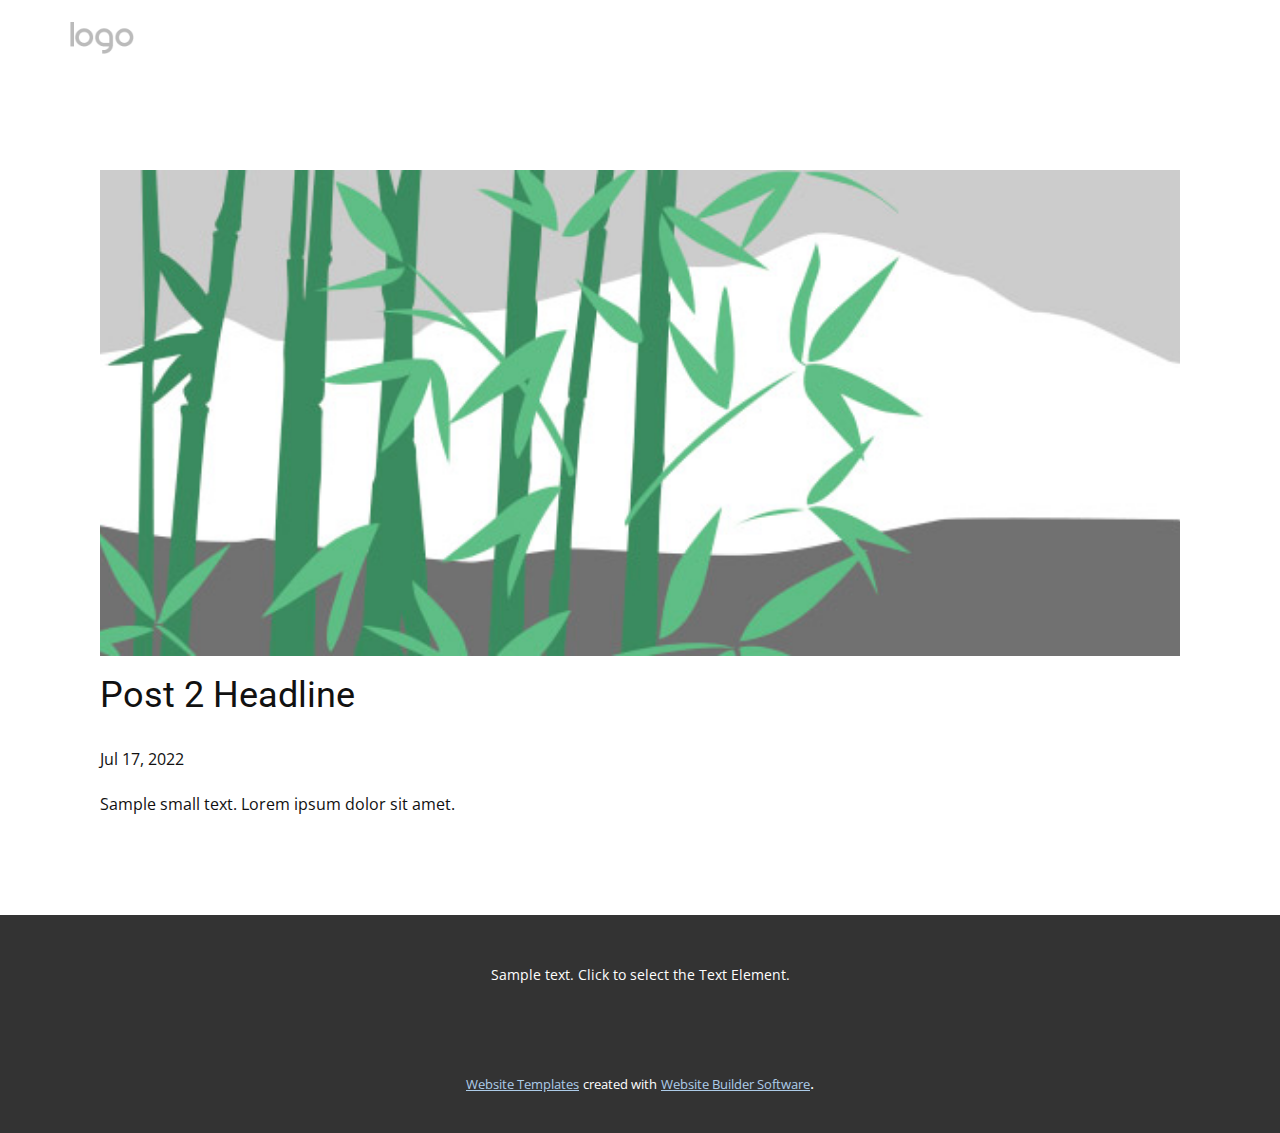
<file: blog/post-1.html>
<!doctype html>
<html style="font-size: 16px;" lang="en"><head>
    <meta name="viewport" content="width=device-width, initial-scale=1.0">
    <meta charset="utf-8">
    <meta name="keywords" content="Post 1 Headline">
    <meta name="description" content="">
    <title>Post 2 Headline</title>
    <link rel="stylesheet" href="../nicepage.css" media="screen">
<link rel="stylesheet" href="../Post-Template.css" media="screen">
    <script class="u-script" type="text/javascript" src="../jquery.js" defer=""></script>
    <script class="u-script" type="text/javascript" src="../nicepage.js" defer=""></script>
    <meta name="generator" content="Nicepage 4.19.3, nicepage.com">
    <link id="u-theme-google-font" rel="stylesheet" href="https://fonts.googleapis.com/css?family=Roboto:100,100i,300,300i,400,400i,500,500i,700,700i,900,900i|Open+Sans:300,300i,400,400i,500,500i,600,600i,700,700i,800,800i">
    
    
    <script type="application/ld+json">{
		"@context": "http://schema.org",
		"@type": "Organization",
		"name": "",
		"logo": "images/default-logo.png"
}</script>
    <meta name="theme-color" content="#478ac9">
  </head>
  <body class="u-body u-xl-mode" data-lang="en"><header class="u-clearfix u-header u-header" id="sec-77e8"><div class="u-clearfix u-sheet u-sheet-1">
        <a href="https://nicepage.com" class="u-image u-logo u-image-1">
          <img src="../images/default-logo.png" class="u-logo-image u-logo-image-1">
        </a>
      </div></header>
    <section class="u-align-center u-clearfix u-section-1" id="sec-b685">
      <div class="u-clearfix u-sheet u-valign-middle-md u-valign-middle-sm u-valign-middle-xs u-sheet-1"><!--post_details--><!--post_details_options_json--><!--{"source":""}--><!--/post_details_options_json--><!--blog_post-->
        <div class="u-container-style u-expanded-width u-post-details u-post-details-1">
          <div class="u-container-layout u-valign-middle u-container-layout-1"><!--blog_post_image-->
            <img alt="" class="u-blog-control u-expanded-width u-image u-image-default u-image-1" src="../images/68f64b9d.jpeg"><!--/blog_post_image--><!--blog_post_header-->
            <h2 class="u-blog-control u-text u-text-1">Post 2 Headline</h2><!--/blog_post_header--><!--blog_post_metadata-->
            <div class="u-blog-control u-metadata u-metadata-1"><!--blog_post_metadata_date-->
              <span class="u-meta-date u-meta-icon">Jul 17, 2022</span><!--/blog_post_metadata_date--><!--blog_post_metadata_category-->
              <!--/blog_post_metadata_category--><!--blog_post_metadata_comments-->
              <!--/blog_post_metadata_comments-->
            </div><!--/blog_post_metadata--><!--blog_post_content-->
            <div class="u-align-justify u-blog-control u-post-content u-text u-text-2 fr-view">
  Sample small text. Lorem ipsum dolor sit amet.
  </div><!--/blog_post_content-->
          </div>
        </div><!--/blog_post--><!--/post_details-->
      </div>
    </section>
    
    
    <footer class="u-align-center u-clearfix u-footer u-grey-80 u-footer" id="sec-7f94"><div class="u-clearfix u-sheet u-sheet-1">
        <p class="u-small-text u-text u-text-variant u-text-1">Sample text. Click to select the Text Element.</p>
      </div></footer>
    <section class="u-backlink u-clearfix u-grey-80">
      <a class="u-link" href="https://nicepage.com/website-templates" target="_blank">
        <span>Website Templates</span>
      </a>
      <p class="u-text">
        <span>created with</span>
      </p>
      <a class="u-link" href="" target="_blank">
        <span>Website Builder Software</span>
      </a>. 
    </section>
  
</body></html>
</file>
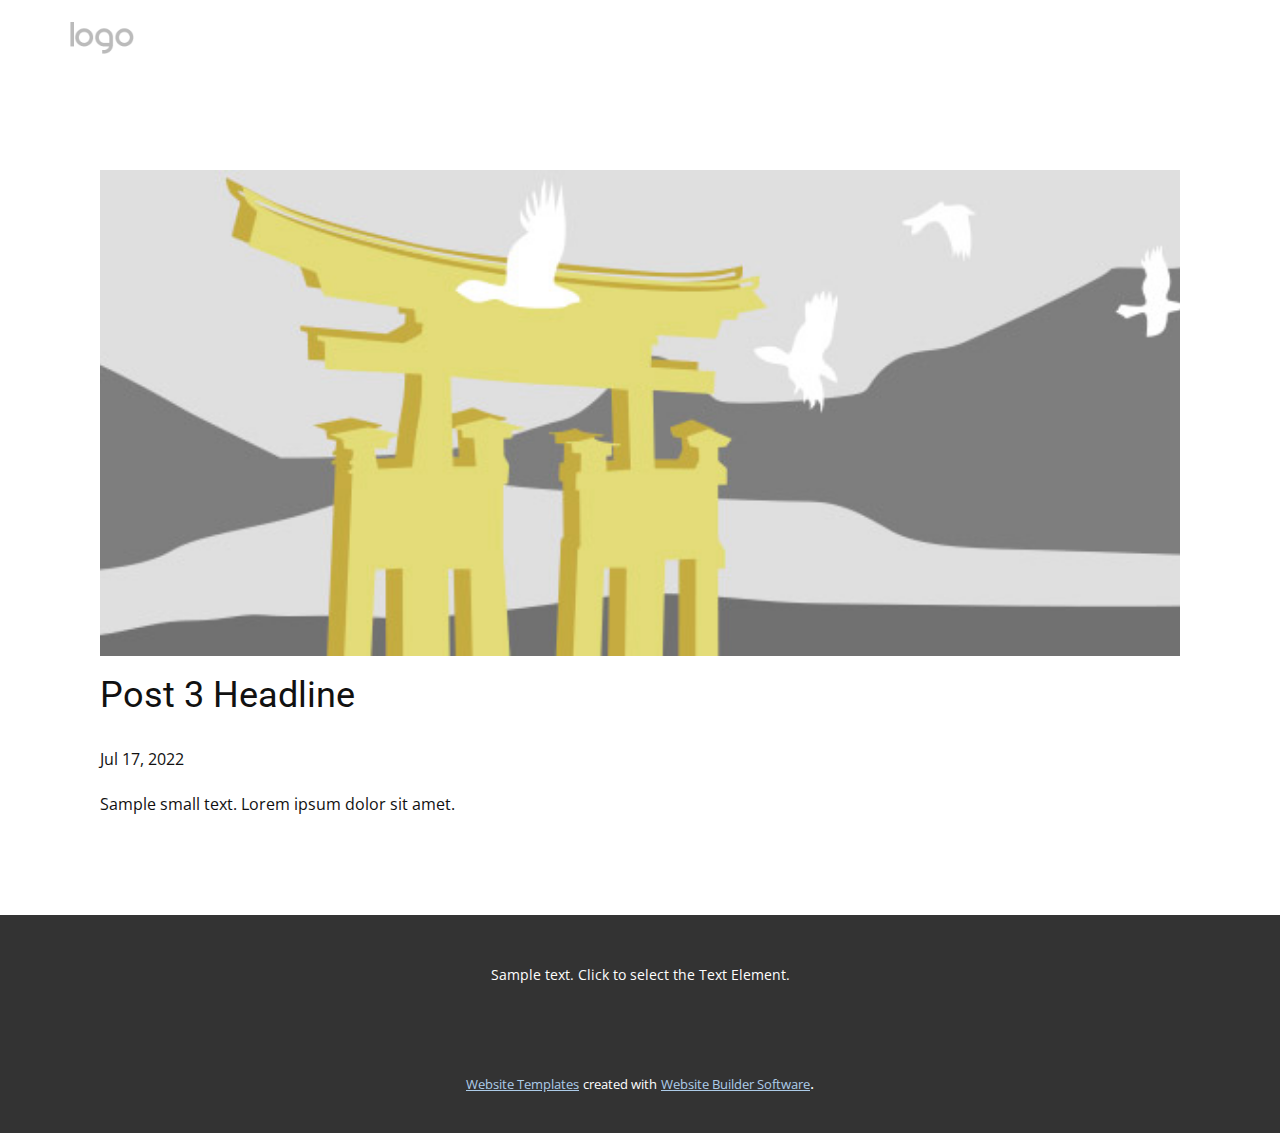
<file: blog/post-2.html>
<!doctype html>
<html style="font-size: 16px;" lang="en"><head>
    <meta name="viewport" content="width=device-width, initial-scale=1.0">
    <meta charset="utf-8">
    <meta name="keywords" content="Post 1 Headline">
    <meta name="description" content="">
    <title>Post 3 Headline</title>
    <link rel="stylesheet" href="../nicepage.css" media="screen">
<link rel="stylesheet" href="../Post-Template.css" media="screen">
    <script class="u-script" type="text/javascript" src="../jquery.js" defer=""></script>
    <script class="u-script" type="text/javascript" src="../nicepage.js" defer=""></script>
    <meta name="generator" content="Nicepage 4.19.3, nicepage.com">
    <link id="u-theme-google-font" rel="stylesheet" href="https://fonts.googleapis.com/css?family=Roboto:100,100i,300,300i,400,400i,500,500i,700,700i,900,900i|Open+Sans:300,300i,400,400i,500,500i,600,600i,700,700i,800,800i">
    
    
    <script type="application/ld+json">{
		"@context": "http://schema.org",
		"@type": "Organization",
		"name": "",
		"logo": "images/default-logo.png"
}</script>
    <meta name="theme-color" content="#478ac9">
  </head>
  <body class="u-body u-xl-mode" data-lang="en"><header class="u-clearfix u-header u-header" id="sec-77e8"><div class="u-clearfix u-sheet u-sheet-1">
        <a href="https://nicepage.com" class="u-image u-logo u-image-1">
          <img src="../images/default-logo.png" class="u-logo-image u-logo-image-1">
        </a>
      </div></header>
    <section class="u-align-center u-clearfix u-section-1" id="sec-b685">
      <div class="u-clearfix u-sheet u-valign-middle-md u-valign-middle-sm u-valign-middle-xs u-sheet-1"><!--post_details--><!--post_details_options_json--><!--{"source":""}--><!--/post_details_options_json--><!--blog_post-->
        <div class="u-container-style u-expanded-width u-post-details u-post-details-1">
          <div class="u-container-layout u-valign-middle u-container-layout-1"><!--blog_post_image-->
            <img alt="" class="u-blog-control u-expanded-width u-image u-image-default u-image-1" src="../images/8ad73f3c.jpeg"><!--/blog_post_image--><!--blog_post_header-->
            <h2 class="u-blog-control u-text u-text-1">Post 3 Headline</h2><!--/blog_post_header--><!--blog_post_metadata-->
            <div class="u-blog-control u-metadata u-metadata-1"><!--blog_post_metadata_date-->
              <span class="u-meta-date u-meta-icon">Jul 17, 2022</span><!--/blog_post_metadata_date--><!--blog_post_metadata_category-->
              <!--/blog_post_metadata_category--><!--blog_post_metadata_comments-->
              <!--/blog_post_metadata_comments-->
            </div><!--/blog_post_metadata--><!--blog_post_content-->
            <div class="u-align-justify u-blog-control u-post-content u-text u-text-2 fr-view">
  Sample small text. Lorem ipsum dolor sit amet.
  </div><!--/blog_post_content-->
          </div>
        </div><!--/blog_post--><!--/post_details-->
      </div>
    </section>
    
    
    <footer class="u-align-center u-clearfix u-footer u-grey-80 u-footer" id="sec-7f94"><div class="u-clearfix u-sheet u-sheet-1">
        <p class="u-small-text u-text u-text-variant u-text-1">Sample text. Click to select the Text Element.</p>
      </div></footer>
    <section class="u-backlink u-clearfix u-grey-80">
      <a class="u-link" href="https://nicepage.com/website-templates" target="_blank">
        <span>Website Templates</span>
      </a>
      <p class="u-text">
        <span>created with</span>
      </p>
      <a class="u-link" href="" target="_blank">
        <span>Website Builder Software</span>
      </a>. 
    </section>
  
</body></html>
</file>
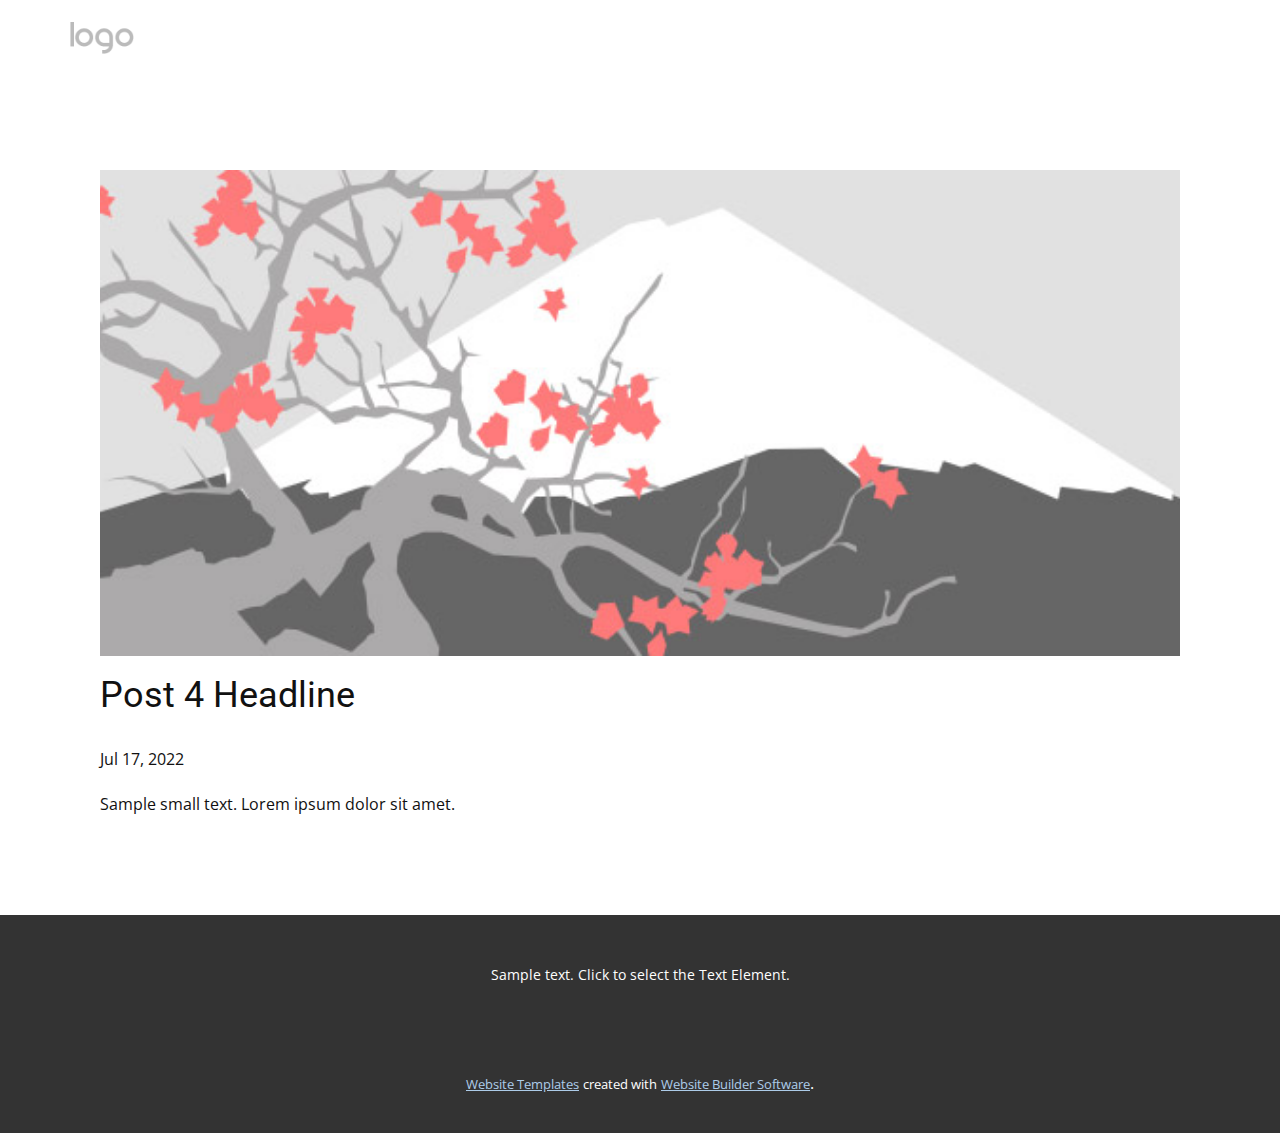
<file: blog/post-3.html>
<!doctype html>
<html style="font-size: 16px;" lang="en"><head>
    <meta name="viewport" content="width=device-width, initial-scale=1.0">
    <meta charset="utf-8">
    <meta name="keywords" content="Post 1 Headline">
    <meta name="description" content="">
    <title>Post 4 Headline</title>
    <link rel="stylesheet" href="../nicepage.css" media="screen">
<link rel="stylesheet" href="../Post-Template.css" media="screen">
    <script class="u-script" type="text/javascript" src="../jquery.js" defer=""></script>
    <script class="u-script" type="text/javascript" src="../nicepage.js" defer=""></script>
    <meta name="generator" content="Nicepage 4.19.3, nicepage.com">
    <link id="u-theme-google-font" rel="stylesheet" href="https://fonts.googleapis.com/css?family=Roboto:100,100i,300,300i,400,400i,500,500i,700,700i,900,900i|Open+Sans:300,300i,400,400i,500,500i,600,600i,700,700i,800,800i">
    
    
    <script type="application/ld+json">{
		"@context": "http://schema.org",
		"@type": "Organization",
		"name": "",
		"logo": "images/default-logo.png"
}</script>
    <meta name="theme-color" content="#478ac9">
  </head>
  <body class="u-body u-xl-mode" data-lang="en"><header class="u-clearfix u-header u-header" id="sec-77e8"><div class="u-clearfix u-sheet u-sheet-1">
        <a href="https://nicepage.com" class="u-image u-logo u-image-1">
          <img src="../images/default-logo.png" class="u-logo-image u-logo-image-1">
        </a>
      </div></header>
    <section class="u-align-center u-clearfix u-section-1" id="sec-b685">
      <div class="u-clearfix u-sheet u-valign-middle-md u-valign-middle-sm u-valign-middle-xs u-sheet-1"><!--post_details--><!--post_details_options_json--><!--{"source":""}--><!--/post_details_options_json--><!--blog_post-->
        <div class="u-container-style u-expanded-width u-post-details u-post-details-1">
          <div class="u-container-layout u-valign-middle u-container-layout-1"><!--blog_post_image-->
            <img alt="" class="u-blog-control u-expanded-width u-image u-image-default u-image-1" src="../images/0fd3416c.jpeg"><!--/blog_post_image--><!--blog_post_header-->
            <h2 class="u-blog-control u-text u-text-1">Post 4 Headline</h2><!--/blog_post_header--><!--blog_post_metadata-->
            <div class="u-blog-control u-metadata u-metadata-1"><!--blog_post_metadata_date-->
              <span class="u-meta-date u-meta-icon">Jul 17, 2022</span><!--/blog_post_metadata_date--><!--blog_post_metadata_category-->
              <!--/blog_post_metadata_category--><!--blog_post_metadata_comments-->
              <!--/blog_post_metadata_comments-->
            </div><!--/blog_post_metadata--><!--blog_post_content-->
            <div class="u-align-justify u-blog-control u-post-content u-text u-text-2 fr-view">
  Sample small text. Lorem ipsum dolor sit amet.
  </div><!--/blog_post_content-->
          </div>
        </div><!--/blog_post--><!--/post_details-->
      </div>
    </section>
    
    
    <footer class="u-align-center u-clearfix u-footer u-grey-80 u-footer" id="sec-7f94"><div class="u-clearfix u-sheet u-sheet-1">
        <p class="u-small-text u-text u-text-variant u-text-1">Sample text. Click to select the Text Element.</p>
      </div></footer>
    <section class="u-backlink u-clearfix u-grey-80">
      <a class="u-link" href="https://nicepage.com/website-templates" target="_blank">
        <span>Website Templates</span>
      </a>
      <p class="u-text">
        <span>created with</span>
      </p>
      <a class="u-link" href="" target="_blank">
        <span>Website Builder Software</span>
      </a>. 
    </section>
  
</body></html>
</file>
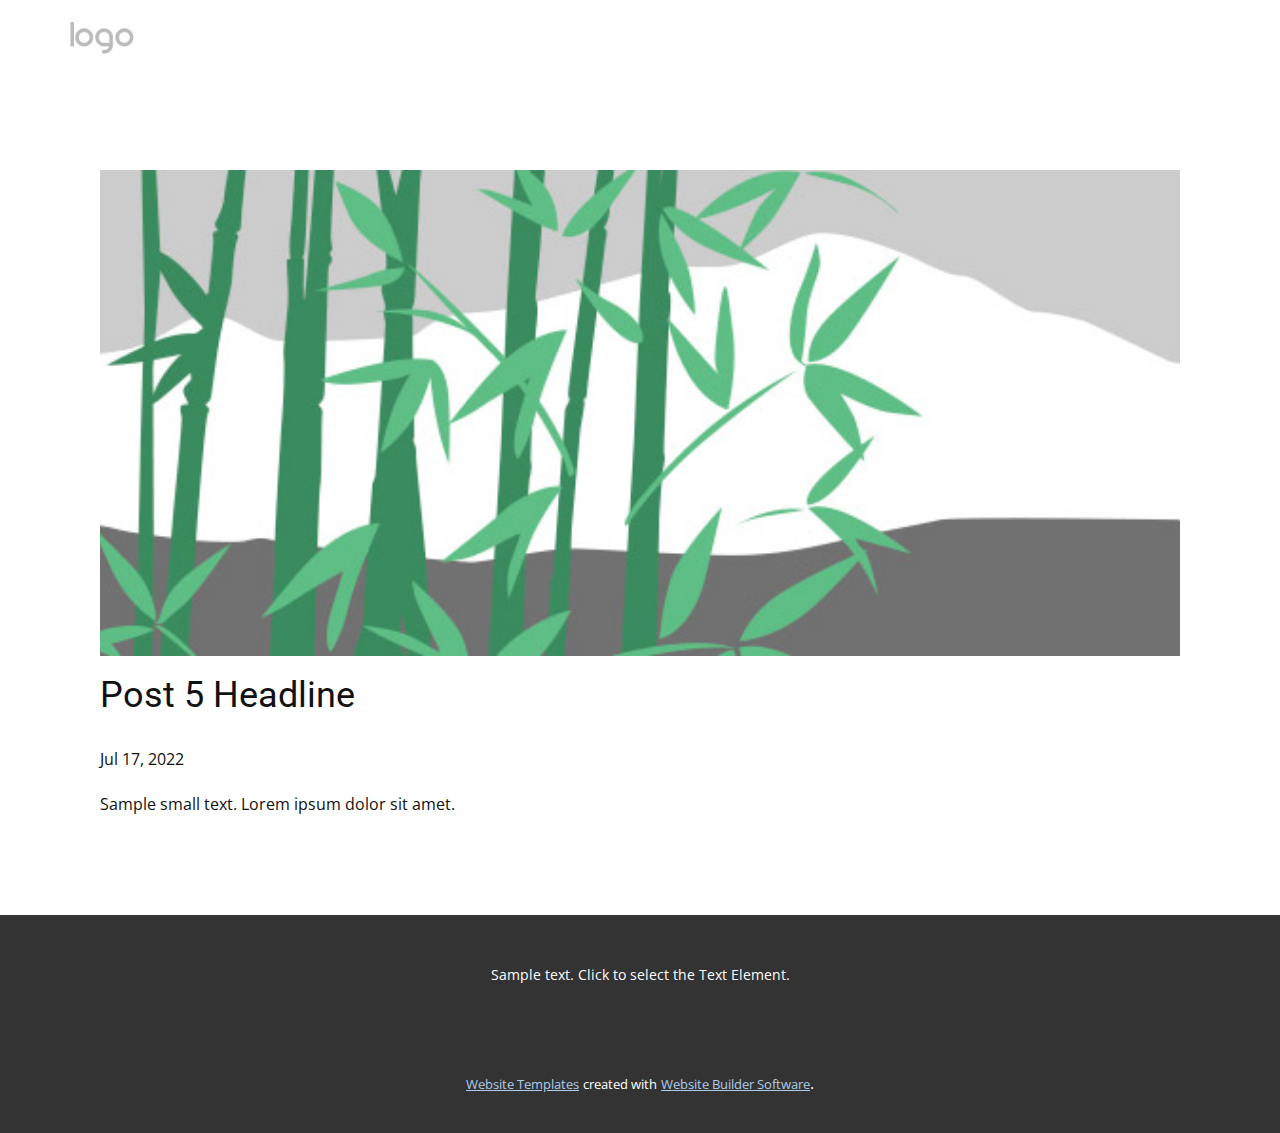
<file: blog/post-4.html>
<!doctype html>
<html style="font-size: 16px;" lang="en"><head>
    <meta name="viewport" content="width=device-width, initial-scale=1.0">
    <meta charset="utf-8">
    <meta name="keywords" content="Post 1 Headline">
    <meta name="description" content="">
    <title>Post 5 Headline</title>
    <link rel="stylesheet" href="../nicepage.css" media="screen">
<link rel="stylesheet" href="../Post-Template.css" media="screen">
    <script class="u-script" type="text/javascript" src="../jquery.js" defer=""></script>
    <script class="u-script" type="text/javascript" src="../nicepage.js" defer=""></script>
    <meta name="generator" content="Nicepage 4.19.3, nicepage.com">
    <link id="u-theme-google-font" rel="stylesheet" href="https://fonts.googleapis.com/css?family=Roboto:100,100i,300,300i,400,400i,500,500i,700,700i,900,900i|Open+Sans:300,300i,400,400i,500,500i,600,600i,700,700i,800,800i">
    
    
    <script type="application/ld+json">{
		"@context": "http://schema.org",
		"@type": "Organization",
		"name": "",
		"logo": "images/default-logo.png"
}</script>
    <meta name="theme-color" content="#478ac9">
  </head>
  <body class="u-body u-xl-mode" data-lang="en"><header class="u-clearfix u-header u-header" id="sec-77e8"><div class="u-clearfix u-sheet u-sheet-1">
        <a href="https://nicepage.com" class="u-image u-logo u-image-1">
          <img src="../images/default-logo.png" class="u-logo-image u-logo-image-1">
        </a>
      </div></header>
    <section class="u-align-center u-clearfix u-section-1" id="sec-b685">
      <div class="u-clearfix u-sheet u-valign-middle-md u-valign-middle-sm u-valign-middle-xs u-sheet-1"><!--post_details--><!--post_details_options_json--><!--{"source":""}--><!--/post_details_options_json--><!--blog_post-->
        <div class="u-container-style u-expanded-width u-post-details u-post-details-1">
          <div class="u-container-layout u-valign-middle u-container-layout-1"><!--blog_post_image-->
            <img alt="" class="u-blog-control u-expanded-width u-image u-image-default u-image-1" src="../images/68f64b9d.jpeg"><!--/blog_post_image--><!--blog_post_header-->
            <h2 class="u-blog-control u-text u-text-1">Post 5 Headline</h2><!--/blog_post_header--><!--blog_post_metadata-->
            <div class="u-blog-control u-metadata u-metadata-1"><!--blog_post_metadata_date-->
              <span class="u-meta-date u-meta-icon">Jul 17, 2022</span><!--/blog_post_metadata_date--><!--blog_post_metadata_category-->
              <!--/blog_post_metadata_category--><!--blog_post_metadata_comments-->
              <!--/blog_post_metadata_comments-->
            </div><!--/blog_post_metadata--><!--blog_post_content-->
            <div class="u-align-justify u-blog-control u-post-content u-text u-text-2 fr-view">
  Sample small text. Lorem ipsum dolor sit amet.
  </div><!--/blog_post_content-->
          </div>
        </div><!--/blog_post--><!--/post_details-->
      </div>
    </section>
    
    
    <footer class="u-align-center u-clearfix u-footer u-grey-80 u-footer" id="sec-7f94"><div class="u-clearfix u-sheet u-sheet-1">
        <p class="u-small-text u-text u-text-variant u-text-1">Sample text. Click to select the Text Element.</p>
      </div></footer>
    <section class="u-backlink u-clearfix u-grey-80">
      <a class="u-link" href="https://nicepage.com/website-templates" target="_blank">
        <span>Website Templates</span>
      </a>
      <p class="u-text">
        <span>created with</span>
      </p>
      <a class="u-link" href="" target="_blank">
        <span>Website Builder Software</span>
      </a>. 
    </section>
  
</body></html>
</file>
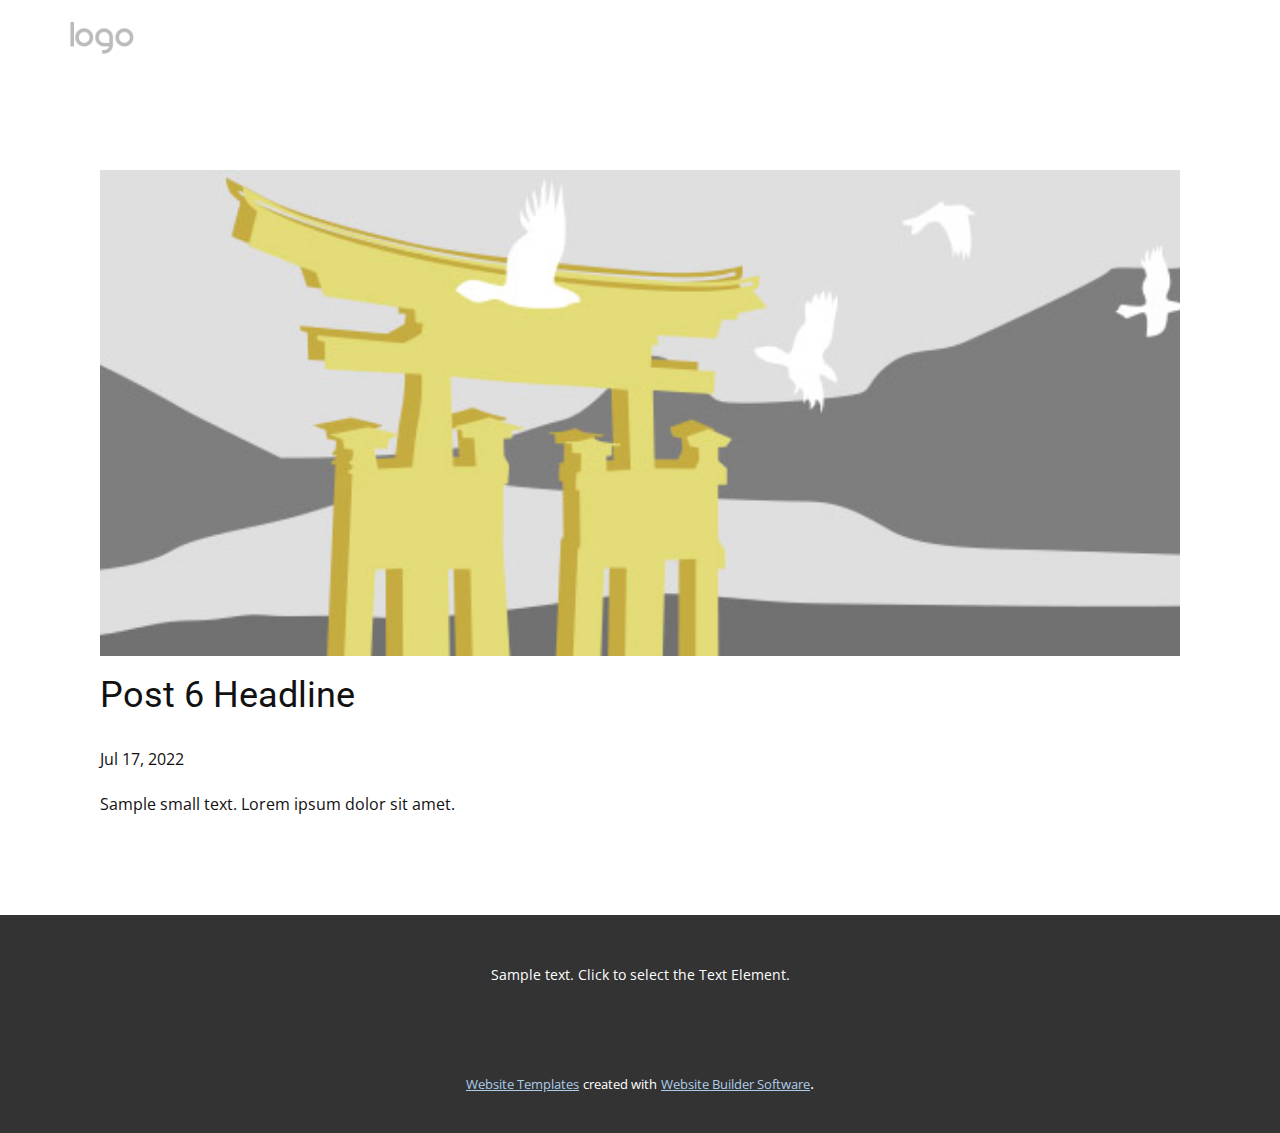
<file: blog/post-5.html>
<!doctype html>
<html style="font-size: 16px;" lang="en"><head>
    <meta name="viewport" content="width=device-width, initial-scale=1.0">
    <meta charset="utf-8">
    <meta name="keywords" content="Post 1 Headline">
    <meta name="description" content="">
    <title>Post 6 Headline</title>
    <link rel="stylesheet" href="../nicepage.css" media="screen">
<link rel="stylesheet" href="../Post-Template.css" media="screen">
    <script class="u-script" type="text/javascript" src="../jquery.js" defer=""></script>
    <script class="u-script" type="text/javascript" src="../nicepage.js" defer=""></script>
    <meta name="generator" content="Nicepage 4.19.3, nicepage.com">
    <link id="u-theme-google-font" rel="stylesheet" href="https://fonts.googleapis.com/css?family=Roboto:100,100i,300,300i,400,400i,500,500i,700,700i,900,900i|Open+Sans:300,300i,400,400i,500,500i,600,600i,700,700i,800,800i">
    
    
    <script type="application/ld+json">{
		"@context": "http://schema.org",
		"@type": "Organization",
		"name": "",
		"logo": "images/default-logo.png"
}</script>
    <meta name="theme-color" content="#478ac9">
  </head>
  <body class="u-body u-xl-mode" data-lang="en"><header class="u-clearfix u-header u-header" id="sec-77e8"><div class="u-clearfix u-sheet u-sheet-1">
        <a href="https://nicepage.com" class="u-image u-logo u-image-1">
          <img src="../images/default-logo.png" class="u-logo-image u-logo-image-1">
        </a>
      </div></header>
    <section class="u-align-center u-clearfix u-section-1" id="sec-b685">
      <div class="u-clearfix u-sheet u-valign-middle-md u-valign-middle-sm u-valign-middle-xs u-sheet-1"><!--post_details--><!--post_details_options_json--><!--{"source":""}--><!--/post_details_options_json--><!--blog_post-->
        <div class="u-container-style u-expanded-width u-post-details u-post-details-1">
          <div class="u-container-layout u-valign-middle u-container-layout-1"><!--blog_post_image-->
            <img alt="" class="u-blog-control u-expanded-width u-image u-image-default u-image-1" src="../images/8ad73f3c.jpeg"><!--/blog_post_image--><!--blog_post_header-->
            <h2 class="u-blog-control u-text u-text-1">Post 6 Headline</h2><!--/blog_post_header--><!--blog_post_metadata-->
            <div class="u-blog-control u-metadata u-metadata-1"><!--blog_post_metadata_date-->
              <span class="u-meta-date u-meta-icon">Jul 17, 2022</span><!--/blog_post_metadata_date--><!--blog_post_metadata_category-->
              <!--/blog_post_metadata_category--><!--blog_post_metadata_comments-->
              <!--/blog_post_metadata_comments-->
            </div><!--/blog_post_metadata--><!--blog_post_content-->
            <div class="u-align-justify u-blog-control u-post-content u-text u-text-2 fr-view">
  Sample small text. Lorem ipsum dolor sit amet.
  </div><!--/blog_post_content-->
          </div>
        </div><!--/blog_post--><!--/post_details-->
      </div>
    </section>
    
    
    <footer class="u-align-center u-clearfix u-footer u-grey-80 u-footer" id="sec-7f94"><div class="u-clearfix u-sheet u-sheet-1">
        <p class="u-small-text u-text u-text-variant u-text-1">Sample text. Click to select the Text Element.</p>
      </div></footer>
    <section class="u-backlink u-clearfix u-grey-80">
      <a class="u-link" href="https://nicepage.com/website-templates" target="_blank">
        <span>Website Templates</span>
      </a>
      <p class="u-text">
        <span>created with</span>
      </p>
      <a class="u-link" href="" target="_blank">
        <span>Website Builder Software</span>
      </a>. 
    </section>
  
</body></html>
</file>
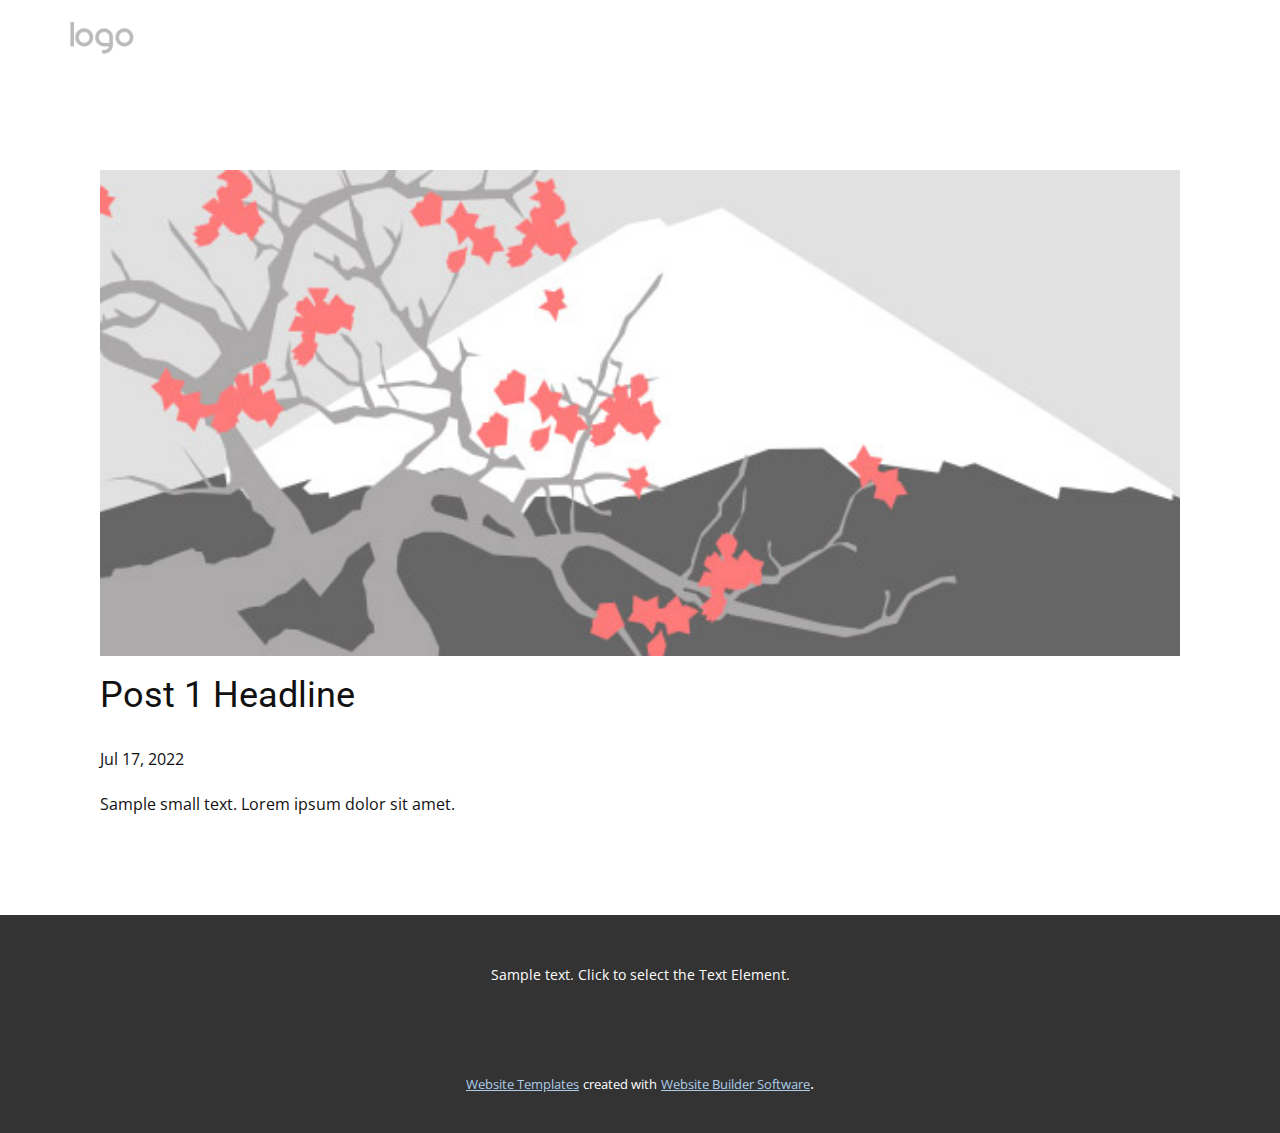
<file: blog/post.html>
<!doctype html>
<html style="font-size: 16px;" lang="en"><head>
    <meta name="viewport" content="width=device-width, initial-scale=1.0">
    <meta charset="utf-8">
    <meta name="keywords" content="Post 1 Headline">
    <meta name="description" content="">
    <title>Post 1 Headline</title>
    <link rel="stylesheet" href="../nicepage.css" media="screen">
<link rel="stylesheet" href="../Post-Template.css" media="screen">
    <script class="u-script" type="text/javascript" src="../jquery.js" defer=""></script>
    <script class="u-script" type="text/javascript" src="../nicepage.js" defer=""></script>
    <meta name="generator" content="Nicepage 4.19.3, nicepage.com">
    <link id="u-theme-google-font" rel="stylesheet" href="https://fonts.googleapis.com/css?family=Roboto:100,100i,300,300i,400,400i,500,500i,700,700i,900,900i|Open+Sans:300,300i,400,400i,500,500i,600,600i,700,700i,800,800i">
    
    
    <script type="application/ld+json">{
		"@context": "http://schema.org",
		"@type": "Organization",
		"name": "",
		"logo": "images/default-logo.png"
}</script>
    <meta name="theme-color" content="#478ac9">
  </head>
  <body class="u-body u-xl-mode" data-lang="en"><header class="u-clearfix u-header u-header" id="sec-77e8"><div class="u-clearfix u-sheet u-sheet-1">
        <a href="https://nicepage.com" class="u-image u-logo u-image-1">
          <img src="../images/default-logo.png" class="u-logo-image u-logo-image-1">
        </a>
      </div></header>
    <section class="u-align-center u-clearfix u-section-1" id="sec-b685">
      <div class="u-clearfix u-sheet u-valign-middle-md u-valign-middle-sm u-valign-middle-xs u-sheet-1"><!--post_details--><!--post_details_options_json--><!--{"source":""}--><!--/post_details_options_json--><!--blog_post-->
        <div class="u-container-style u-expanded-width u-post-details u-post-details-1">
          <div class="u-container-layout u-valign-middle u-container-layout-1"><!--blog_post_image-->
            <img alt="" class="u-blog-control u-expanded-width u-image u-image-default u-image-1" src="../images/0fd3416c.jpeg"><!--/blog_post_image--><!--blog_post_header-->
            <h2 class="u-blog-control u-text u-text-1">Post 1 Headline</h2><!--/blog_post_header--><!--blog_post_metadata-->
            <div class="u-blog-control u-metadata u-metadata-1"><!--blog_post_metadata_date-->
              <span class="u-meta-date u-meta-icon">Jul 17, 2022</span><!--/blog_post_metadata_date--><!--blog_post_metadata_category-->
              <!--/blog_post_metadata_category--><!--blog_post_metadata_comments-->
              <!--/blog_post_metadata_comments-->
            </div><!--/blog_post_metadata--><!--blog_post_content-->
            <div class="u-align-justify u-blog-control u-post-content u-text u-text-2 fr-view">
  Sample small text. Lorem ipsum dolor sit amet.
  </div><!--/blog_post_content-->
          </div>
        </div><!--/blog_post--><!--/post_details-->
      </div>
    </section>
    
    
    <footer class="u-align-center u-clearfix u-footer u-grey-80 u-footer" id="sec-7f94"><div class="u-clearfix u-sheet u-sheet-1">
        <p class="u-small-text u-text u-text-variant u-text-1">Sample text. Click to select the Text Element.</p>
      </div></footer>
    <section class="u-backlink u-clearfix u-grey-80">
      <a class="u-link" href="https://nicepage.com/website-templates" target="_blank">
        <span>Website Templates</span>
      </a>
      <p class="u-text">
        <span>created with</span>
      </p>
      <a class="u-link" href="" target="_blank">
        <span>Website Builder Software</span>
      </a>. 
    </section>
  
</body></html>
</file>
